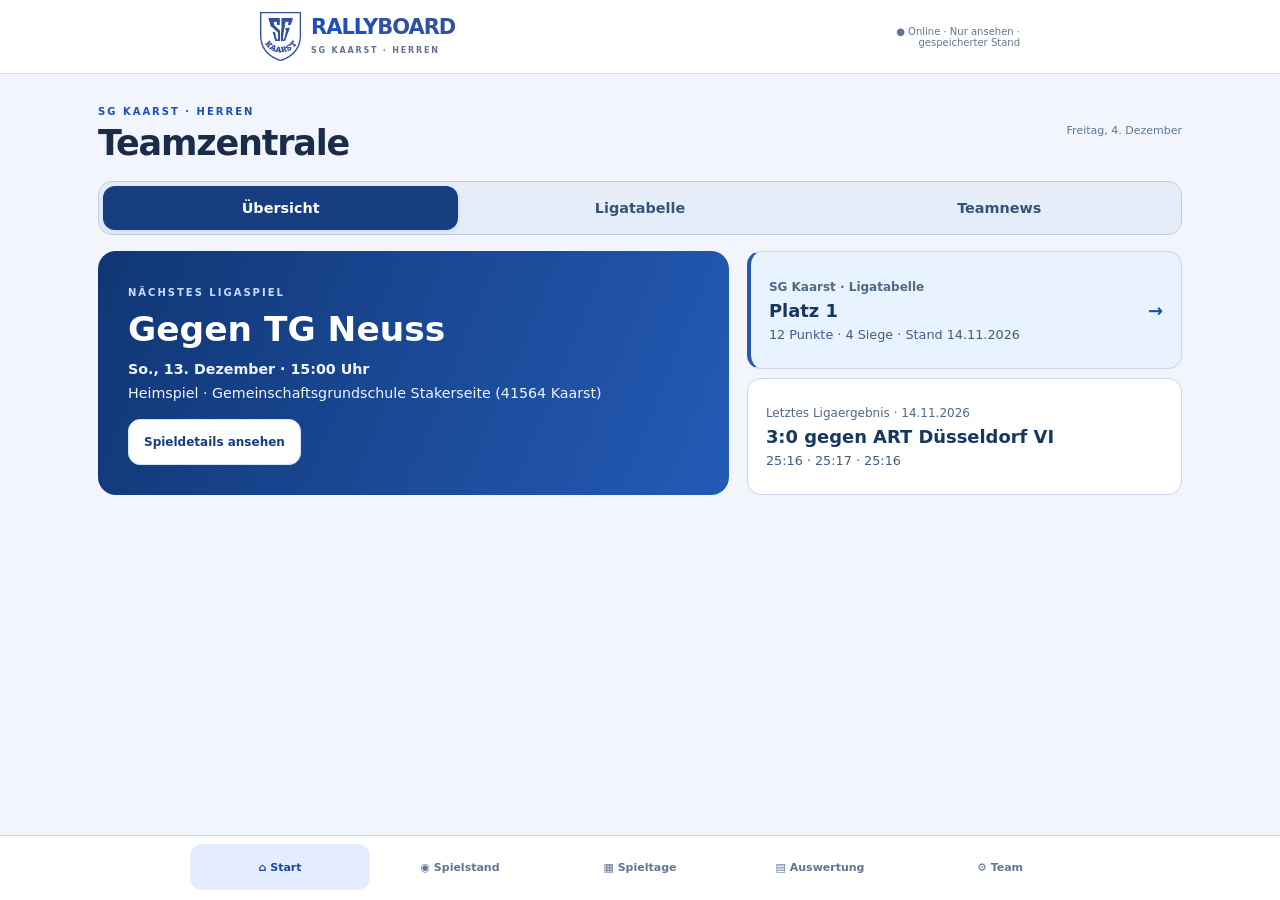
<file: index.html>
<!doctype html><html lang="de"><head><meta charset="UTF-8"><meta name="viewport" content="width=device-width,initial-scale=1,viewport-fit=cover"><meta name="theme-color" content="#1d50b8"><meta name="apple-mobile-web-app-capable" content="yes"><meta name="apple-mobile-web-app-title" content="RallyBoard"><title>RallyBoard · SG Kaarst</title><link rel="manifest" href="./manifest.webmanifest"><link rel="icon" href="./icon.svg"><link rel="apple-touch-icon" href="./club-logo.png"><link rel="stylesheet" href="./style.css?v=19"><link rel="stylesheet" href="./matchday.css?v=19"></head><body><header><a class="brand" href="./"><img src="./club-logo.png" alt="SG Kaarst"><span class="brand-word">RALLY<span>BOARD</span><small>SG KAARST · HERREN</small></span></a><span id="status" role="status">Speicher wird geöffnet …</span></header><main id="app"></main><nav id="nav" aria-label="Hauptnavigation"></nav><div id="toast" role="status" aria-live="polite"></div><dialog id="sheet"></dialog><dialog id="field-overlay" aria-label="Feldtracking"></dialog><script type="module" src="./app.mjs?v=20"></script></body></html>
</file>
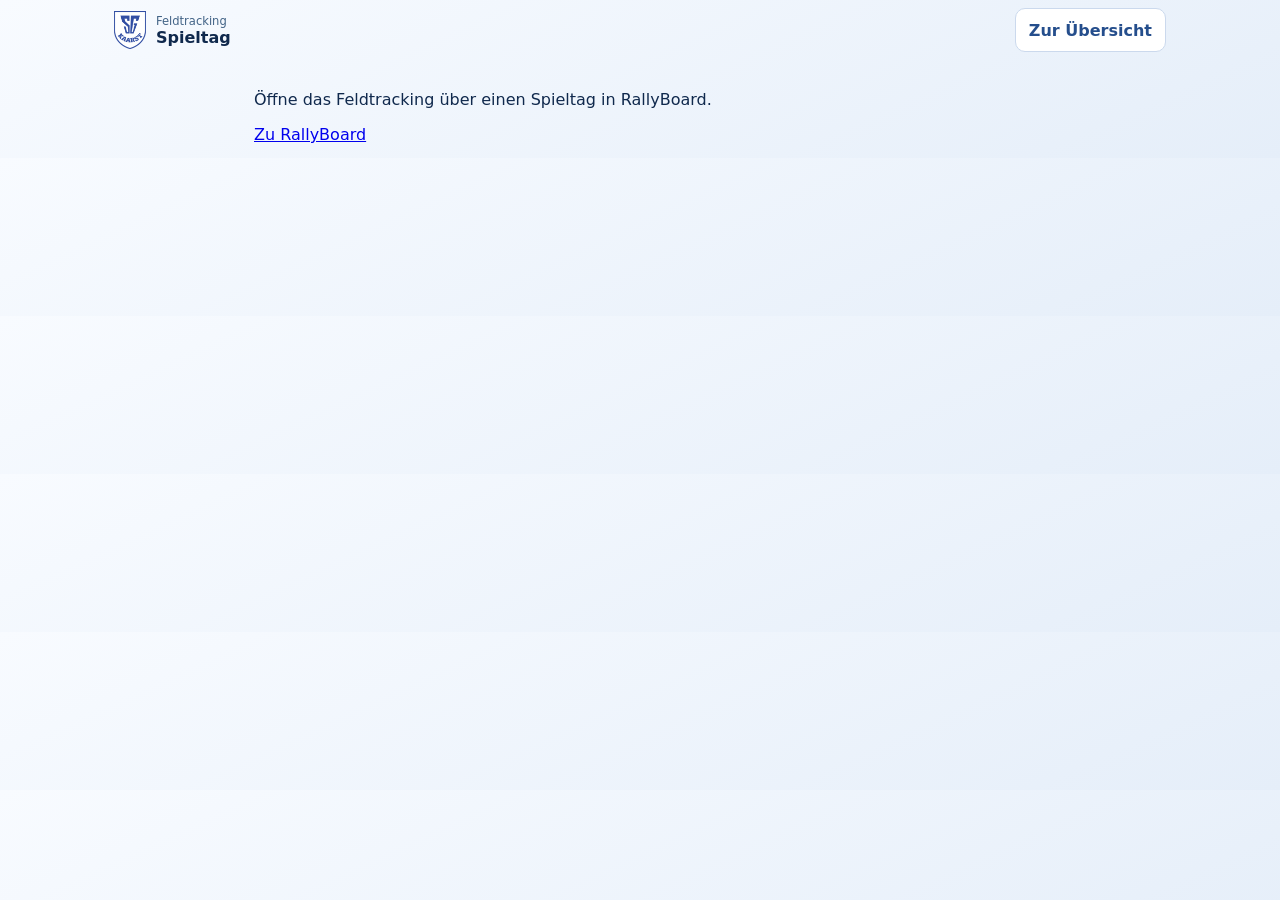
<file: field.html>
<!doctype html>
<html lang="de" data-field="live"><head><meta charset="utf-8"><meta name="viewport" content="width=device-width, initial-scale=1, viewport-fit=cover"><title>Feldtracking · SG Kaarst</title><link rel="stylesheet" href="./rally.css?v=rally8"><link rel="stylesheet" href="./field.css?v=19"></head>
<body><header class="lab-header"><img src="./club-logo.png" alt="SG Kaarst"><div><small>Feldtracking</small><strong id="field-opponent">Spieltag</strong></div><button id="field-close" type="button">Zur Übersicht</button></header><main id="lab-app"></main><dialog id="lab-dialog"></dialog><div id="lab-notice" role="status" aria-live="polite"></div><script type="module" src="./rally-lab.mjs?v=20"></script></body></html>
</file>
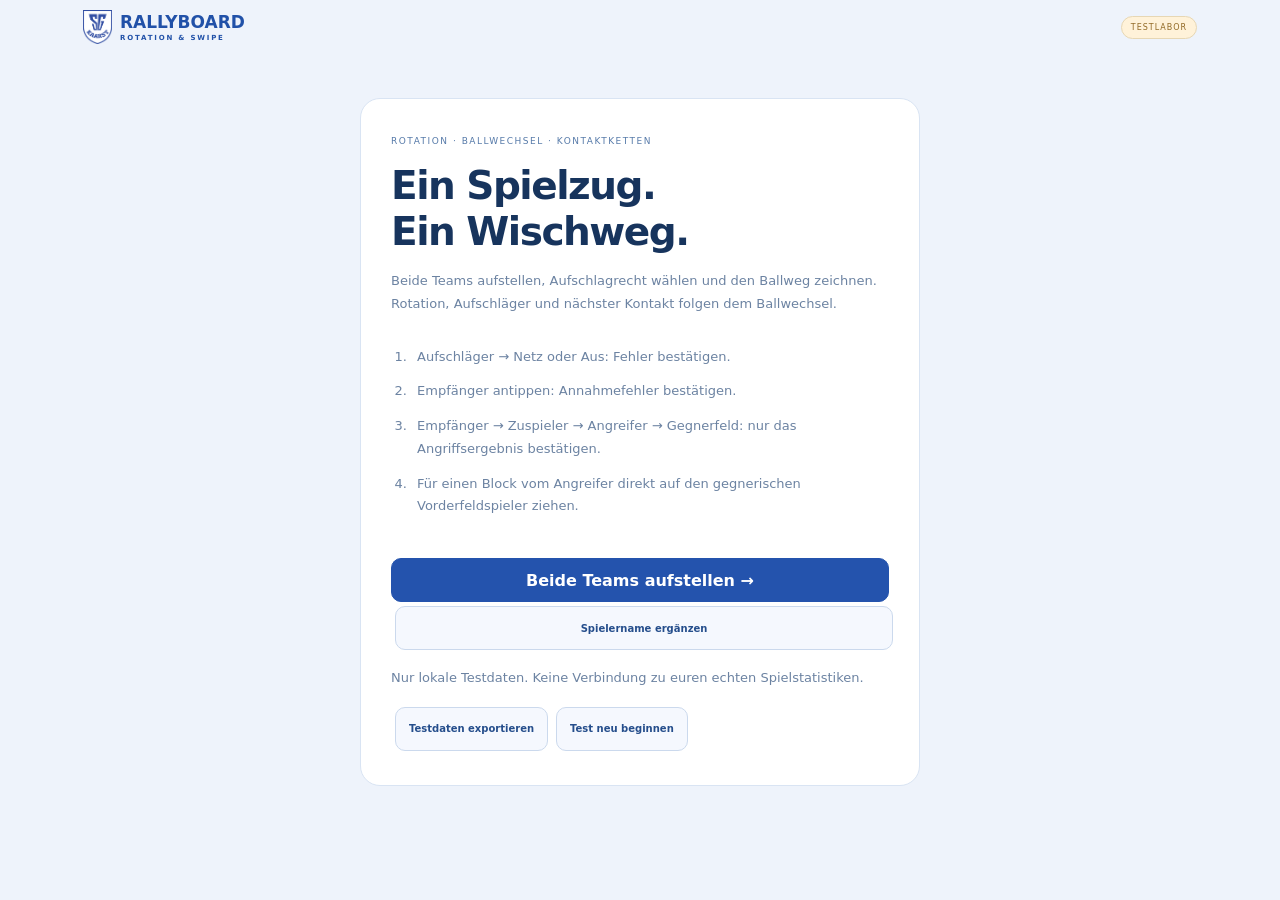
<file: lab.html>
<!doctype html>
<html lang="de">
<head>
  <meta charset="UTF-8">
  <meta name="viewport" content="width=device-width,initial-scale=1,viewport-fit=cover">
  <meta name="theme-color" content="#153a81">
  <title>RallyBoard · Rotation & Swipe Test</title>
  <link rel="icon" href="./icon.svg">
  <link rel="stylesheet" href="./rally.css?v=rally8">
</head>
<body>
  <header class="lab-header"><a class="lab-brand" href="./lab.html"><img src="./club-logo.png" alt="SG Kaarst"><span>RALLYBOARD<small>ROTATION & SWIPE</small></span></a><span class="lab-badge">TESTLABOR</span></header>
  <main id="lab-app"></main>
  <dialog id="lab-dialog"></dialog>
  <div id="lab-notice" role="status" aria-live="polite"></div>
  <script type="module" src="./rally-lab.mjs?v=rally8"></script>
</body>
</html>
</file>
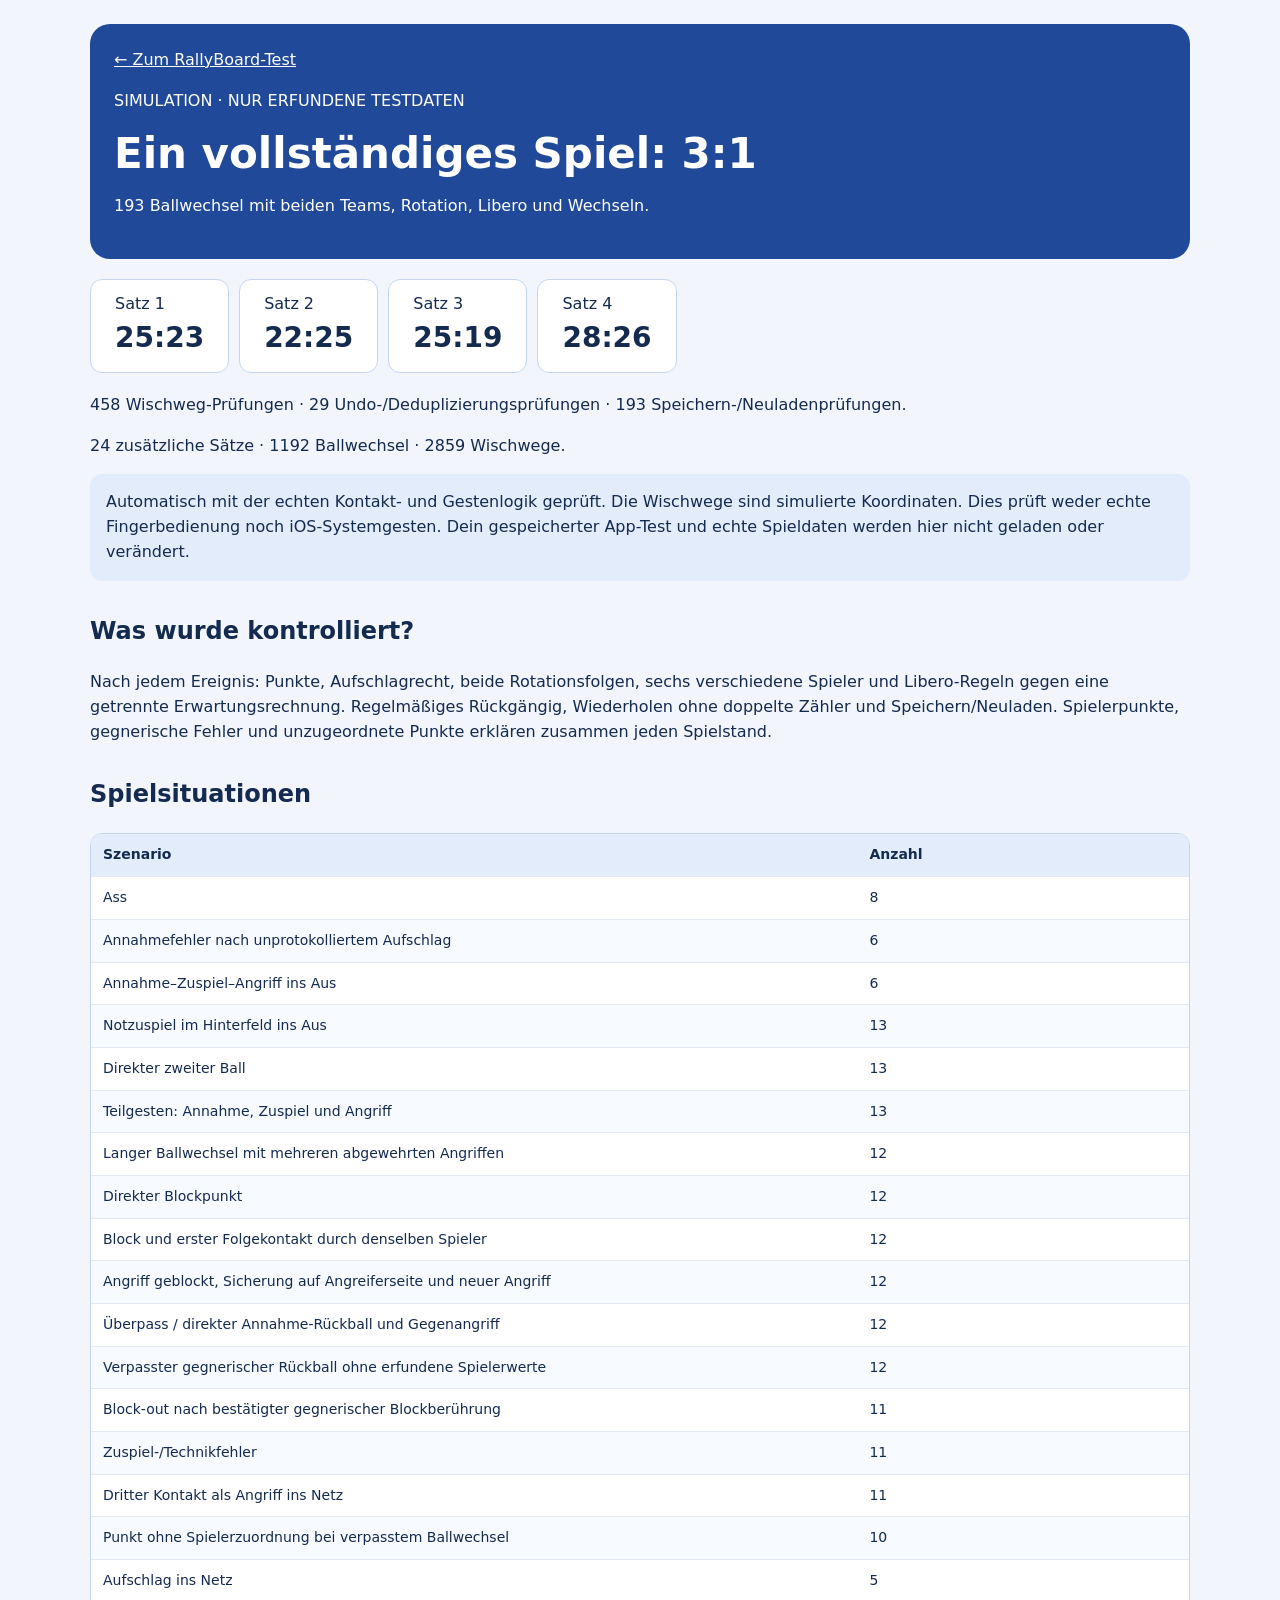
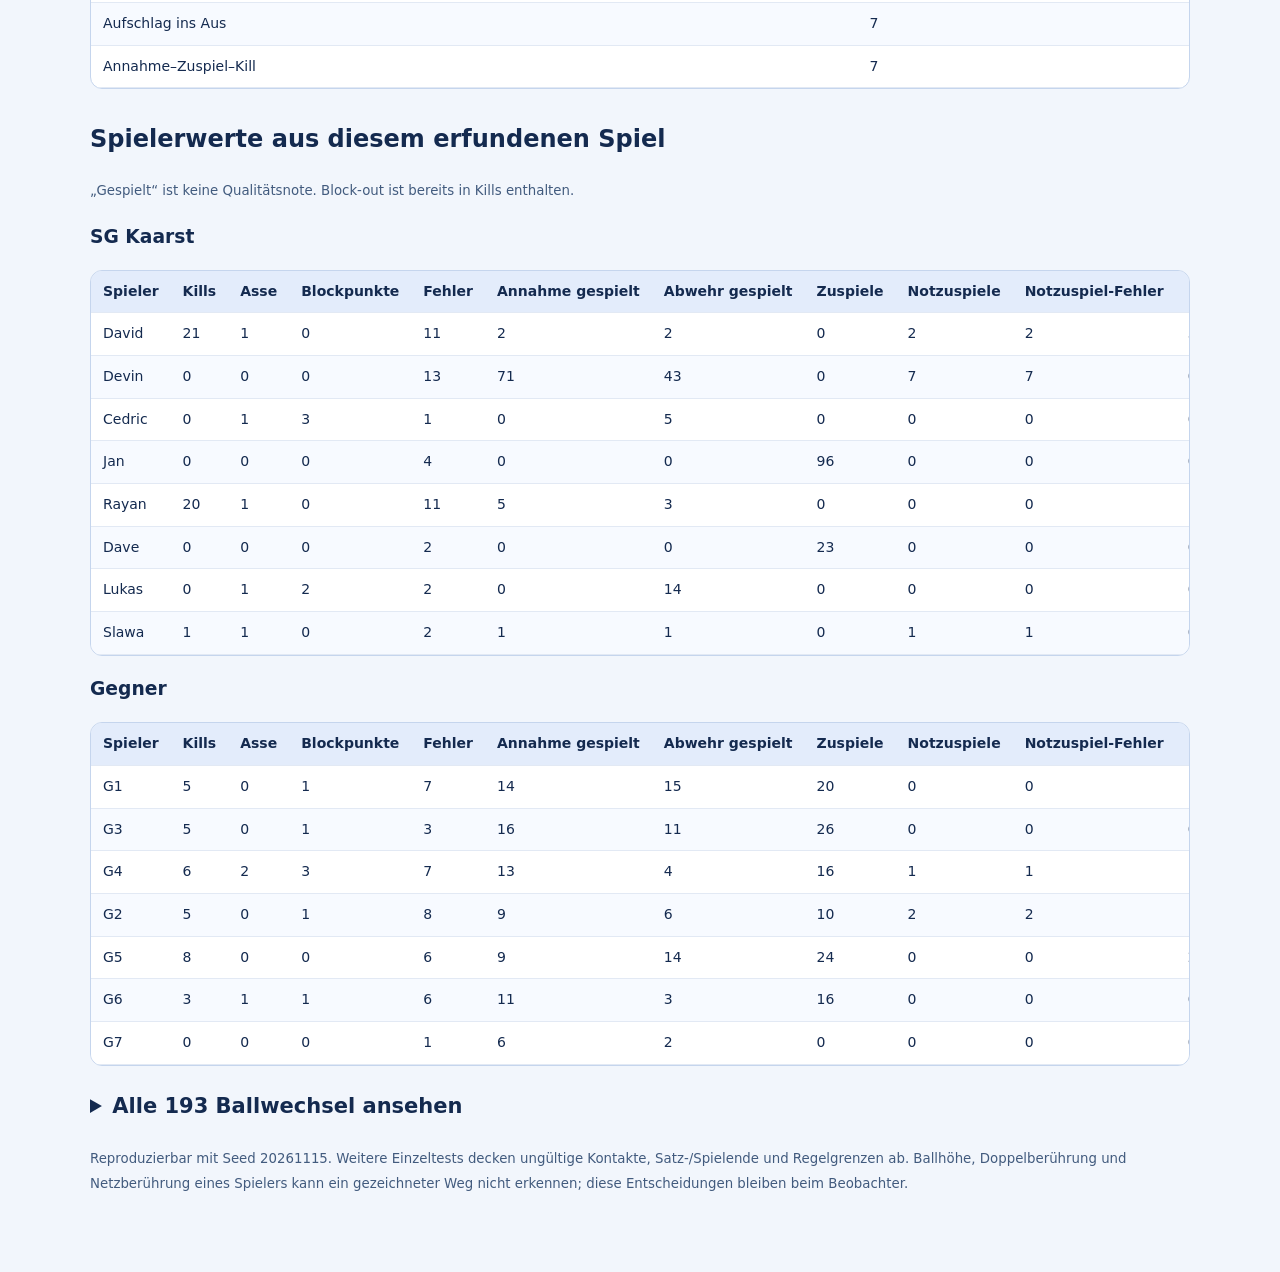
<file: reports/volleyball-simulation.html>
<!doctype html><html lang="de"><meta charset="utf-8"><meta name="viewport" content="width=device-width,initial-scale=1"><title>RallyBoard · Simuliertes Testspiel</title><style>body{margin:0;background:#f2f6fc;color:#142a4f;font:16px/1.55 system-ui,sans-serif}main{max-width:1100px;margin:auto;padding:24px 18px 60px}header{background:#204a99;color:white;padding:24px;border-radius:20px}h1{font-size:clamp(26px,5vw,42px);line-height:1.15;margin:12px 0}h2{margin-top:32px}a{color:inherit}.sets{display:flex;gap:10px;flex-wrap:wrap;margin:20px 0}.sets div{background:white;border:1px solid #c5d5ed;border-radius:12px;padding:12px 24px}.sets b{display:block;font-size:28px}section{margin:24px 0}.table-wrap{overflow:auto;background:white;border:1px solid #c5d5ed;border-radius:12px}table{border-collapse:collapse;min-width:100%;font-size:14px}th,td{text-align:left;padding:10px 12px;border-bottom:1px solid #e2e9f4;white-space:nowrap}th{background:#e3ecfb}td:last-child{white-space:normal;min-width:180px}tbody tr:nth-child(even){background:#f7faff}small{color:#425b7e}.note{background:#e3ecfb;padding:16px;border-radius:12px}summary{cursor:pointer;font-size:21px;font-weight:700}</style><main><header><a href="./index.html">← Zum RallyBoard-Test</a><p>SIMULATION · NUR ERFUNDENE TESTDATEN</p><h1>Ein vollständiges Spiel: 3:1</h1><p>193 Ballwechsel mit beiden Teams, Rotation, Libero und Wechseln.</p></header><div class="sets"><div>Satz 1<b>25:23</b></div><div>Satz 2<b>22:25</b></div><div>Satz 3<b>25:19</b></div><div>Satz 4<b>28:26</b></div></div><p>458 Wischweg-Prüfungen · 29 Undo-/Deduplizierungsprüfungen · 193 Speichern-/Neuladenprüfungen.</p><p>24 zusätzliche Sätze · 1192 Ballwechsel · 2859 Wischwege.</p><p class="note">Automatisch mit der echten Kontakt- und Gestenlogik geprüft. Die Wischwege sind simulierte Koordinaten. Dies prüft weder echte Fingerbedienung noch iOS-Systemgesten. Dein gespeicherter App-Test und echte Spieldaten werden hier nicht geladen oder verändert.</p><h2>Was wurde kontrolliert?</h2><p>Nach jedem Ereignis: Punkte, Aufschlagrecht, beide Rotationsfolgen, sechs verschiedene Spieler und Libero-Regeln gegen eine getrennte Erwartungsrechnung. Regelmäßiges Rückgängig, Wiederholen ohne doppelte Zähler und Speichern/Neuladen. Spielerpunkte, gegnerische Fehler und unzugeordnete Punkte erklären zusammen jeden Spielstand.</p><h2>Spielsituationen</h2><div class="table-wrap"><table><thead><tr><th>Szenario</th><th>Anzahl</th></tr></thead><tbody><tr><td>Ass</td><td>8</td></tr><tr><td>Annahmefehler nach unprotokolliertem Aufschlag</td><td>6</td></tr><tr><td>Annahme–Zuspiel–Angriff ins Aus</td><td>6</td></tr><tr><td>Notzuspiel im Hinterfeld ins Aus</td><td>13</td></tr><tr><td>Direkter zweiter Ball</td><td>13</td></tr><tr><td>Teilgesten: Annahme, Zuspiel und Angriff</td><td>13</td></tr><tr><td>Langer Ballwechsel mit mehreren abgewehrten Angriffen</td><td>12</td></tr><tr><td>Direkter Blockpunkt</td><td>12</td></tr><tr><td>Block und erster Folgekontakt durch denselben Spieler</td><td>12</td></tr><tr><td>Angriff geblockt, Sicherung auf Angreiferseite und neuer Angriff</td><td>12</td></tr><tr><td>Überpass / direkter Annahme-Rückball und Gegenangriff</td><td>12</td></tr><tr><td>Verpasster gegnerischer Rückball ohne erfundene Spielerwerte</td><td>12</td></tr><tr><td>Block-out nach bestätigter gegnerischer Blockberührung</td><td>11</td></tr><tr><td>Zuspiel-/Technikfehler</td><td>11</td></tr><tr><td>Dritter Kontakt als Angriff ins Netz</td><td>11</td></tr><tr><td>Punkt ohne Spielerzuordnung bei verpasstem Ballwechsel</td><td>10</td></tr><tr><td>Aufschlag ins Netz</td><td>5</td></tr><tr><td>Aufschlag ins Aus</td><td>7</td></tr><tr><td>Annahme–Zuspiel–Kill</td><td>7</td></tr></tbody></table></div><h2>Spielerwerte aus diesem erfundenen Spiel</h2><p><small>„Gespielt“ ist keine Qualitätsnote. Block-out ist bereits in Kills enthalten.</small></p><h3>SG Kaarst</h3><div class="table-wrap"><table><thead><tr><th>Spieler</th><th>Kills</th><th>Asse</th><th>Blockpunkte</th><th>Fehler</th><th>Annahme gespielt</th><th>Abwehr gespielt</th><th>Zuspiele</th><th>Notzuspiele</th><th>Notzuspiel-Fehler</th><th>Davon Block-out</th></tr></thead><tbody><tr><td>David</td><td>21</td><td>1</td><td>0</td><td>11</td><td>2</td><td>2</td><td>0</td><td>2</td><td>2</td><td>5</td></tr><tr><td>Devin</td><td>0</td><td>0</td><td>0</td><td>13</td><td>71</td><td>43</td><td>0</td><td>7</td><td>7</td><td>0</td></tr><tr><td>Cedric</td><td>0</td><td>1</td><td>3</td><td>1</td><td>0</td><td>5</td><td>0</td><td>0</td><td>0</td><td>0</td></tr><tr><td>Jan</td><td>0</td><td>0</td><td>0</td><td>4</td><td>0</td><td>0</td><td>96</td><td>0</td><td>0</td><td>0</td></tr><tr><td>Rayan</td><td>20</td><td>1</td><td>0</td><td>11</td><td>5</td><td>3</td><td>0</td><td>0</td><td>0</td><td>1</td></tr><tr><td>Dave</td><td>0</td><td>0</td><td>0</td><td>2</td><td>0</td><td>0</td><td>23</td><td>0</td><td>0</td><td>0</td></tr><tr><td>Lukas</td><td>0</td><td>1</td><td>2</td><td>2</td><td>0</td><td>14</td><td>0</td><td>0</td><td>0</td><td>0</td></tr><tr><td>Slawa</td><td>1</td><td>1</td><td>0</td><td>2</td><td>1</td><td>1</td><td>0</td><td>1</td><td>1</td><td>0</td></tr></tbody></table></div><h3>Gegner</h3><div class="table-wrap"><table><thead><tr><th>Spieler</th><th>Kills</th><th>Asse</th><th>Blockpunkte</th><th>Fehler</th><th>Annahme gespielt</th><th>Abwehr gespielt</th><th>Zuspiele</th><th>Notzuspiele</th><th>Notzuspiel-Fehler</th><th>Davon Block-out</th></tr></thead><tbody><tr><td>G1</td><td>5</td><td>0</td><td>1</td><td>7</td><td>14</td><td>15</td><td>20</td><td>0</td><td>0</td><td>1</td></tr><tr><td>G3</td><td>5</td><td>0</td><td>1</td><td>3</td><td>16</td><td>11</td><td>26</td><td>0</td><td>0</td><td>0</td></tr><tr><td>G4</td><td>6</td><td>2</td><td>3</td><td>7</td><td>13</td><td>4</td><td>16</td><td>1</td><td>1</td><td>1</td></tr><tr><td>G2</td><td>5</td><td>0</td><td>1</td><td>8</td><td>9</td><td>6</td><td>10</td><td>2</td><td>2</td><td>1</td></tr><tr><td>G5</td><td>8</td><td>0</td><td>0</td><td>6</td><td>9</td><td>14</td><td>24</td><td>0</td><td>0</td><td>2</td></tr><tr><td>G6</td><td>3</td><td>1</td><td>1</td><td>6</td><td>11</td><td>3</td><td>16</td><td>0</td><td>0</td><td>0</td></tr><tr><td>G7</td><td>0</td><td>0</td><td>0</td><td>1</td><td>6</td><td>2</td><td>0</td><td>0</td><td>0</td><td>0</td></tr></tbody></table></div><section><details><summary>Alle 193 Ballwechsel ansehen</summary><div class="table-wrap"><table><thead><tr><th>Satz</th><th>Ballwechsel</th><th>Spielstand</th><th>Punkt für</th><th>Nächster Aufschläger</th><th>Szenario</th></tr></thead><tbody><tr><td>1</td><td>1</td><td>1:0</td><td>SG Kaarst</td><td>David</td><td>Ass</td></tr><tr><td>1</td><td>2</td><td>2:0</td><td>SG Kaarst</td><td>David</td><td>Annahmefehler nach unprotokolliertem Aufschlag</td></tr><tr><td>1</td><td>3</td><td>3:0</td><td>SG Kaarst</td><td>David</td><td>Annahme–Zuspiel–Angriff ins Aus</td></tr><tr><td>1</td><td>4</td><td>3:1</td><td>Gegner</td><td>G2</td><td>Notzuspiel im Hinterfeld ins Aus</td></tr><tr><td>1</td><td>5</td><td>4:1</td><td>SG Kaarst</td><td>Cedric</td><td>Direkter zweiter Ball</td></tr><tr><td>1</td><td>6</td><td>4:2</td><td>Gegner</td><td>G3</td><td>Teilgesten: Annahme, Zuspiel und Angriff</td></tr><tr><td>1</td><td>7</td><td>4:3</td><td>Gegner</td><td>G3</td><td>Langer Ballwechsel mit mehreren abgewehrten Angriffen</td></tr><tr><td>1</td><td>8</td><td>4:4</td><td>Gegner</td><td>G3</td><td>Direkter Blockpunkt</td></tr><tr><td>1</td><td>9</td><td>5:4</td><td>SG Kaarst</td><td>Slawa</td><td>Block und erster Folgekontakt durch denselben Spieler</td></tr><tr><td>1</td><td>10</td><td>6:4</td><td>SG Kaarst</td><td>Slawa</td><td>Angriff geblockt, Sicherung auf Angreiferseite und neuer Angriff</td></tr><tr><td>1</td><td>11</td><td>6:5</td><td>Gegner</td><td>G4</td><td>Überpass / direkter Annahme-Rückball und Gegenangriff</td></tr><tr><td>1</td><td>12</td><td>7:5</td><td>SG Kaarst</td><td>Rayan</td><td>Verpasster gegnerischer Rückball ohne erfundene Spielerwerte</td></tr><tr><td>1</td><td>13</td><td>8:5</td><td>SG Kaarst</td><td>Rayan</td><td>Block-out nach bestätigter gegnerischer Blockberührung</td></tr><tr><td>1</td><td>14</td><td>8:6</td><td>Gegner</td><td>G5</td><td>Zuspiel-/Technikfehler</td></tr><tr><td>1</td><td>15</td><td>9:6</td><td>SG Kaarst</td><td>Lukas</td><td>Dritter Kontakt als Angriff ins Netz</td></tr><tr><td>1</td><td>16</td><td>9:7</td><td>Gegner</td><td>G6</td><td>Punkt ohne Spielerzuordnung bei verpasstem Ballwechsel</td></tr><tr><td>1</td><td>17</td><td>10:7</td><td>SG Kaarst</td><td>Jan</td><td>Aufschlag ins Netz</td></tr><tr><td>1</td><td>18</td><td>11:7</td><td>SG Kaarst</td><td>Jan</td><td>Annahmefehler nach unprotokolliertem Aufschlag</td></tr><tr><td>1</td><td>19</td><td>12:7</td><td>SG Kaarst</td><td>Jan</td><td>Annahme–Zuspiel–Angriff ins Aus</td></tr><tr><td>1</td><td>20</td><td>12:8</td><td>Gegner</td><td>G1</td><td>Notzuspiel im Hinterfeld ins Aus</td></tr><tr><td>1</td><td>21</td><td>12:9</td><td>Gegner</td><td>G1</td><td>Direkter zweiter Ball</td></tr><tr><td>1</td><td>22</td><td>12:10</td><td>Gegner</td><td>G1</td><td>Teilgesten: Annahme, Zuspiel und Angriff</td></tr><tr><td>1</td><td>23</td><td>13:10</td><td>SG Kaarst</td><td>David</td><td>Langer Ballwechsel mit mehreren abgewehrten Angriffen</td></tr><tr><td>1</td><td>24</td><td>14:10</td><td>SG Kaarst</td><td>David</td><td>Direkter Blockpunkt</td></tr><tr><td>1</td><td>25</td><td>14:11</td><td>Gegner</td><td>G2</td><td>Block und erster Folgekontakt durch denselben Spieler</td></tr><tr><td>1</td><td>26</td><td>15:11</td><td>SG Kaarst</td><td>Cedric</td><td>Angriff geblockt, Sicherung auf Angreiferseite und neuer Angriff</td></tr><tr><td>1</td><td>27</td><td>16:11</td><td>SG Kaarst</td><td>Cedric</td><td>Überpass / direkter Annahme-Rückball und Gegenangriff</td></tr><tr><td>1</td><td>28</td><td>16:12</td><td>Gegner</td><td>G3</td><td>Verpasster gegnerischer Rückball ohne erfundene Spielerwerte</td></tr><tr><td>1</td><td>29</td><td>17:12</td><td>SG Kaarst</td><td>Slawa</td><td>Block-out nach bestätigter gegnerischer Blockberührung</td></tr><tr><td>1</td><td>30</td><td>18:12</td><td>SG Kaarst</td><td>Slawa</td><td>Zuspiel-/Technikfehler</td></tr><tr><td>1</td><td>31</td><td>18:13</td><td>Gegner</td><td>G4</td><td>Dritter Kontakt als Angriff ins Netz</td></tr><tr><td>1</td><td>32</td><td>18:14</td><td>Gegner</td><td>G4</td><td>Punkt ohne Spielerzuordnung bei verpasstem Ballwechsel</td></tr><tr><td>1</td><td>33</td><td>18:15</td><td>Gegner</td><td>G4</td><td>Ass</td></tr><tr><td>1</td><td>34</td><td>19:15</td><td>SG Kaarst</td><td>Rayan</td><td>Aufschlag ins Aus</td></tr><tr><td>1</td><td>35</td><td>19:16</td><td>Gegner</td><td>G5</td><td>Annahme–Zuspiel–Kill</td></tr><tr><td>1</td><td>36</td><td>19:17</td><td>Gegner</td><td>G5</td><td>Notzuspiel im Hinterfeld ins Aus</td></tr><tr><td>1</td><td>37</td><td>19:18</td><td>Gegner</td><td>G5</td><td>Direkter zweiter Ball</td></tr><tr><td>1</td><td>38</td><td>20:18</td><td>SG Kaarst</td><td>Lukas</td><td>Teilgesten: Annahme, Zuspiel und Angriff</td></tr><tr><td>1</td><td>39</td><td>21:18</td><td>SG Kaarst</td><td>Lukas</td><td>Langer Ballwechsel mit mehreren abgewehrten Angriffen</td></tr><tr><td>1</td><td>40</td><td>21:19</td><td>Gegner</td><td>G6</td><td>Direkter Blockpunkt</td></tr><tr><td>1</td><td>41</td><td>21:20</td><td>Gegner</td><td>G6</td><td>Block und erster Folgekontakt durch denselben Spieler</td></tr><tr><td>1</td><td>42</td><td>22:20</td><td>SG Kaarst</td><td>Jan</td><td>Angriff geblockt, Sicherung auf Angreiferseite und neuer Angriff</td></tr><tr><td>1</td><td>43</td><td>22:21</td><td>Gegner</td><td>G1</td><td>Überpass / direkter Annahme-Rückball und Gegenangriff</td></tr><tr><td>1</td><td>44</td><td>22:22</td><td>Gegner</td><td>G1</td><td>Verpasster gegnerischer Rückball ohne erfundene Spielerwerte</td></tr><tr><td>1</td><td>45</td><td>23:22</td><td>SG Kaarst</td><td>David</td><td>Block-out nach bestätigter gegnerischer Blockberührung</td></tr><tr><td>1</td><td>46</td><td>23:23</td><td>Gegner</td><td>G2</td><td>Zuspiel-/Technikfehler</td></tr><tr><td>1</td><td>47</td><td>24:23</td><td>SG Kaarst</td><td>Cedric</td><td>Dritter Kontakt als Angriff ins Netz</td></tr><tr><td>1</td><td>48</td><td>25:23</td><td>SG Kaarst</td><td>Cedric</td><td>Punkt ohne Spielerzuordnung bei verpasstem Ballwechsel</td></tr><tr><td>2</td><td>1</td><td>1:0</td><td>SG Kaarst</td><td>Slawa</td><td>Aufschlag ins Netz</td></tr><tr><td>2</td><td>2</td><td>2:0</td><td>SG Kaarst</td><td>Slawa</td><td>Annahmefehler nach unprotokolliertem Aufschlag</td></tr><tr><td>2</td><td>3</td><td>3:0</td><td>SG Kaarst</td><td>Slawa</td><td>Annahme–Zuspiel–Angriff ins Aus</td></tr><tr><td>2</td><td>4</td><td>3:1</td><td>Gegner</td><td>G4</td><td>Notzuspiel im Hinterfeld ins Aus</td></tr><tr><td>2</td><td>5</td><td>4:1</td><td>SG Kaarst</td><td>Rayan</td><td>Direkter zweiter Ball</td></tr><tr><td>2</td><td>6</td><td>4:2</td><td>Gegner</td><td>G5</td><td>Teilgesten: Annahme, Zuspiel und Angriff</td></tr><tr><td>2</td><td>7</td><td>4:3</td><td>Gegner</td><td>G5</td><td>Langer Ballwechsel mit mehreren abgewehrten Angriffen</td></tr><tr><td>2</td><td>8</td><td>5:3</td><td>SG Kaarst</td><td>Lukas</td><td>Direkter Blockpunkt</td></tr><tr><td>2</td><td>9</td><td>5:4</td><td>Gegner</td><td>G6</td><td>Block und erster Folgekontakt durch denselben Spieler</td></tr><tr><td>2</td><td>10</td><td>6:4</td><td>SG Kaarst</td><td>Dave</td><td>Angriff geblockt, Sicherung auf Angreiferseite und neuer Angriff</td></tr><tr><td>2</td><td>11</td><td>6:5</td><td>Gegner</td><td>G1</td><td>Überpass / direkter Annahme-Rückball und Gegenangriff</td></tr><tr><td>2</td><td>12</td><td>6:6</td><td>Gegner</td><td>G1</td><td>Verpasster gegnerischer Rückball ohne erfundene Spielerwerte</td></tr><tr><td>2</td><td>13</td><td>7:6</td><td>SG Kaarst</td><td>David</td><td>Block-out nach bestätigter gegnerischer Blockberührung</td></tr><tr><td>2</td><td>14</td><td>7:7</td><td>Gegner</td><td>G2</td><td>Zuspiel-/Technikfehler</td></tr><tr><td>2</td><td>15</td><td>7:8</td><td>Gegner</td><td>G2</td><td>Dritter Kontakt als Angriff ins Netz</td></tr><tr><td>2</td><td>16</td><td>8:8</td><td>SG Kaarst</td><td>Cedric</td><td>Punkt ohne Spielerzuordnung bei verpasstem Ballwechsel</td></tr><tr><td>2</td><td>17</td><td>9:8</td><td>SG Kaarst</td><td>Cedric</td><td>Ass</td></tr><tr><td>2</td><td>18</td><td>9:9</td><td>Gegner</td><td>G3</td><td>Aufschlag ins Aus</td></tr><tr><td>2</td><td>19</td><td>9:10</td><td>Gegner</td><td>G3</td><td>Annahme–Zuspiel–Angriff ins Aus</td></tr><tr><td>2</td><td>20</td><td>9:11</td><td>Gegner</td><td>G3</td><td>Notzuspiel im Hinterfeld ins Aus</td></tr><tr><td>2</td><td>21</td><td>10:11</td><td>SG Kaarst</td><td>Slawa</td><td>Direkter zweiter Ball</td></tr><tr><td>2</td><td>22</td><td>11:11</td><td>SG Kaarst</td><td>Slawa</td><td>Teilgesten: Annahme, Zuspiel und Angriff</td></tr><tr><td>2</td><td>23</td><td>12:11</td><td>SG Kaarst</td><td>Slawa</td><td>Langer Ballwechsel mit mehreren abgewehrten Angriffen</td></tr><tr><td>2</td><td>24</td><td>12:12</td><td>Gegner</td><td>G4</td><td>Direkter Blockpunkt</td></tr><tr><td>2</td><td>25</td><td>13:12</td><td>SG Kaarst</td><td>Rayan</td><td>Block und erster Folgekontakt durch denselben Spieler</td></tr><tr><td>2</td><td>26</td><td>14:12</td><td>SG Kaarst</td><td>Rayan</td><td>Angriff geblockt, Sicherung auf Angreiferseite und neuer Angriff</td></tr><tr><td>2</td><td>27</td><td>14:13</td><td>Gegner</td><td>G5</td><td>Überpass / direkter Annahme-Rückball und Gegenangriff</td></tr><tr><td>2</td><td>28</td><td>14:14</td><td>Gegner</td><td>G5</td><td>Verpasster gegnerischer Rückball ohne erfundene Spielerwerte</td></tr><tr><td>2</td><td>29</td><td>14:15</td><td>Gegner</td><td>G5</td><td>Block-out nach bestätigter gegnerischer Blockberührung</td></tr><tr><td>2</td><td>30</td><td>15:15</td><td>SG Kaarst</td><td>Lukas</td><td>Zuspiel-/Technikfehler</td></tr><tr><td>2</td><td>31</td><td>16:15</td><td>SG Kaarst</td><td>Lukas</td><td>Dritter Kontakt als Angriff ins Netz</td></tr><tr><td>2</td><td>32</td><td>16:16</td><td>Gegner</td><td>G6</td><td>Punkt ohne Spielerzuordnung bei verpasstem Ballwechsel</td></tr><tr><td>2</td><td>33</td><td>16:17</td><td>Gegner</td><td>G6</td><td>Ass</td></tr><tr><td>2</td><td>34</td><td>16:18</td><td>Gegner</td><td>G6</td><td>Annahmefehler nach unprotokolliertem Aufschlag</td></tr><tr><td>2</td><td>35</td><td>17:18</td><td>SG Kaarst</td><td>Jan</td><td>Annahme–Zuspiel–Kill</td></tr><tr><td>2</td><td>36</td><td>18:18</td><td>SG Kaarst</td><td>Jan</td><td>Notzuspiel im Hinterfeld ins Aus</td></tr><tr><td>2</td><td>37</td><td>18:19</td><td>Gegner</td><td>G1</td><td>Direkter zweiter Ball</td></tr><tr><td>2</td><td>38</td><td>18:20</td><td>Gegner</td><td>G1</td><td>Teilgesten: Annahme, Zuspiel und Angriff</td></tr><tr><td>2</td><td>39</td><td>18:21</td><td>Gegner</td><td>G1</td><td>Langer Ballwechsel mit mehreren abgewehrten Angriffen</td></tr><tr><td>2</td><td>40</td><td>19:21</td><td>SG Kaarst</td><td>David</td><td>Direkter Blockpunkt</td></tr><tr><td>2</td><td>41</td><td>20:21</td><td>SG Kaarst</td><td>David</td><td>Block und erster Folgekontakt durch denselben Spieler</td></tr><tr><td>2</td><td>42</td><td>21:21</td><td>SG Kaarst</td><td>David</td><td>Angriff geblockt, Sicherung auf Angreiferseite und neuer Angriff</td></tr><tr><td>2</td><td>43</td><td>21:22</td><td>Gegner</td><td>G2</td><td>Überpass / direkter Annahme-Rückball und Gegenangriff</td></tr><tr><td>2</td><td>44</td><td>22:22</td><td>SG Kaarst</td><td>Cedric</td><td>Verpasster gegnerischer Rückball ohne erfundene Spielerwerte</td></tr><tr><td>2</td><td>45</td><td>22:23</td><td>Gegner</td><td>G3</td><td>Block-out nach bestätigter gegnerischer Blockberührung</td></tr><tr><td>2</td><td>46</td><td>22:24</td><td>Gegner</td><td>G3</td><td>Zuspiel-/Technikfehler</td></tr><tr><td>2</td><td>47</td><td>22:25</td><td>Gegner</td><td>G3</td><td>Dritter Kontakt als Angriff ins Netz</td></tr><tr><td>3</td><td>1</td><td>1:0</td><td>SG Kaarst</td><td>Slawa</td><td>Ass</td></tr><tr><td>3</td><td>2</td><td>1:1</td><td>Gegner</td><td>G6</td><td>Aufschlag ins Aus</td></tr><tr><td>3</td><td>3</td><td>2:1</td><td>SG Kaarst</td><td>Rayan</td><td>Annahme–Zuspiel–Kill</td></tr><tr><td>3</td><td>4</td><td>2:2</td><td>Gegner</td><td>G1</td><td>Notzuspiel im Hinterfeld ins Aus</td></tr><tr><td>3</td><td>5</td><td>3:2</td><td>SG Kaarst</td><td>Lukas</td><td>Direkter zweiter Ball</td></tr><tr><td>3</td><td>6</td><td>4:2</td><td>SG Kaarst</td><td>Lukas</td><td>Teilgesten: Annahme, Zuspiel und Angriff</td></tr><tr><td>3</td><td>7</td><td>4:3</td><td>Gegner</td><td>G2</td><td>Langer Ballwechsel mit mehreren abgewehrten Angriffen</td></tr><tr><td>3</td><td>8</td><td>4:4</td><td>Gegner</td><td>G2</td><td>Direkter Blockpunkt</td></tr><tr><td>3</td><td>9</td><td>5:4</td><td>SG Kaarst</td><td>Dave</td><td>Block und erster Folgekontakt durch denselben Spieler</td></tr><tr><td>3</td><td>10</td><td>6:4</td><td>SG Kaarst</td><td>Dave</td><td>Angriff geblockt, Sicherung auf Angreiferseite und neuer Angriff</td></tr><tr><td>3</td><td>11</td><td>7:4</td><td>SG Kaarst</td><td>Dave</td><td>Überpass / direkter Annahme-Rückball und Gegenangriff</td></tr><tr><td>3</td><td>12</td><td>7:5</td><td>Gegner</td><td>G3</td><td>Verpasster gegnerischer Rückball ohne erfundene Spielerwerte</td></tr><tr><td>3</td><td>13</td><td>8:5</td><td>SG Kaarst</td><td>David</td><td>Block-out nach bestätigter gegnerischer Blockberührung</td></tr><tr><td>3</td><td>14</td><td>9:5</td><td>SG Kaarst</td><td>David</td><td>Zuspiel-/Technikfehler</td></tr><tr><td>3</td><td>15</td><td>10:5</td><td>SG Kaarst</td><td>David</td><td>Dritter Kontakt als Angriff ins Netz</td></tr><tr><td>3</td><td>16</td><td>10:6</td><td>Gegner</td><td>G4</td><td>Punkt ohne Spielerzuordnung bei verpasstem Ballwechsel</td></tr><tr><td>3</td><td>17</td><td>10:7</td><td>Gegner</td><td>G4</td><td>Ass</td></tr><tr><td>3</td><td>18</td><td>10:8</td><td>Gegner</td><td>G4</td><td>Annahmefehler nach unprotokolliertem Aufschlag</td></tr><tr><td>3</td><td>19</td><td>11:8</td><td>SG Kaarst</td><td>Cedric</td><td>Annahme–Zuspiel–Kill</td></tr><tr><td>3</td><td>20</td><td>12:8</td><td>SG Kaarst</td><td>Cedric</td><td>Notzuspiel im Hinterfeld ins Aus</td></tr><tr><td>3</td><td>21</td><td>13:8</td><td>SG Kaarst</td><td>Cedric</td><td>Direkter zweiter Ball</td></tr><tr><td>3</td><td>22</td><td>13:9</td><td>Gegner</td><td>G5</td><td>Teilgesten: Annahme, Zuspiel und Angriff</td></tr><tr><td>3</td><td>23</td><td>14:9</td><td>SG Kaarst</td><td>Slawa</td><td>Langer Ballwechsel mit mehreren abgewehrten Angriffen</td></tr><tr><td>3</td><td>24</td><td>15:9</td><td>SG Kaarst</td><td>Slawa</td><td>Direkter Blockpunkt</td></tr><tr><td>3</td><td>25</td><td>16:9</td><td>SG Kaarst</td><td>Slawa</td><td>Block und erster Folgekontakt durch denselben Spieler</td></tr><tr><td>3</td><td>26</td><td>16:10</td><td>Gegner</td><td>G6</td><td>Angriff geblockt, Sicherung auf Angreiferseite und neuer Angriff</td></tr><tr><td>3</td><td>27</td><td>16:11</td><td>Gegner</td><td>G6</td><td>Überpass / direkter Annahme-Rückball und Gegenangriff</td></tr><tr><td>3</td><td>28</td><td>17:11</td><td>SG Kaarst</td><td>Rayan</td><td>Verpasster gegnerischer Rückball ohne erfundene Spielerwerte</td></tr><tr><td>3</td><td>29</td><td>18:11</td><td>SG Kaarst</td><td>Rayan</td><td>Block-out nach bestätigter gegnerischer Blockberührung</td></tr><tr><td>3</td><td>30</td><td>19:11</td><td>SG Kaarst</td><td>Rayan</td><td>Zuspiel-/Technikfehler</td></tr><tr><td>3</td><td>31</td><td>19:12</td><td>Gegner</td><td>G1</td><td>Dritter Kontakt als Angriff ins Netz</td></tr><tr><td>3</td><td>32</td><td>20:12</td><td>SG Kaarst</td><td>Lukas</td><td>Punkt ohne Spielerzuordnung bei verpasstem Ballwechsel</td></tr><tr><td>3</td><td>33</td><td>21:12</td><td>SG Kaarst</td><td>Lukas</td><td>Ass</td></tr><tr><td>3</td><td>34</td><td>21:13</td><td>Gegner</td><td>G2</td><td>Aufschlag ins Aus</td></tr><tr><td>3</td><td>35</td><td>21:14</td><td>Gegner</td><td>G2</td><td>Annahme–Zuspiel–Angriff ins Aus</td></tr><tr><td>3</td><td>36</td><td>21:15</td><td>Gegner</td><td>G2</td><td>Notzuspiel im Hinterfeld ins Aus</td></tr><tr><td>3</td><td>37</td><td>22:15</td><td>SG Kaarst</td><td>Jan</td><td>Direkter zweiter Ball</td></tr><tr><td>3</td><td>38</td><td>22:16</td><td>Gegner</td><td>G3</td><td>Teilgesten: Annahme, Zuspiel und Angriff</td></tr><tr><td>3</td><td>39</td><td>22:17</td><td>Gegner</td><td>G3</td><td>Langer Ballwechsel mit mehreren abgewehrten Angriffen</td></tr><tr><td>3</td><td>40</td><td>23:17</td><td>SG Kaarst</td><td>David</td><td>Direkter Blockpunkt</td></tr><tr><td>3</td><td>41</td><td>23:18</td><td>Gegner</td><td>G4</td><td>Block und erster Folgekontakt durch denselben Spieler</td></tr><tr><td>3</td><td>42</td><td>23:19</td><td>Gegner</td><td>G4</td><td>Angriff geblockt, Sicherung auf Angreiferseite und neuer Angriff</td></tr><tr><td>3</td><td>43</td><td>24:19</td><td>SG Kaarst</td><td>Cedric</td><td>Überpass / direkter Annahme-Rückball und Gegenangriff</td></tr><tr><td>3</td><td>44</td><td>25:19</td><td>SG Kaarst</td><td>Cedric</td><td>Verpasster gegnerischer Rückball ohne erfundene Spielerwerte</td></tr><tr><td>4</td><td>1</td><td>1:0</td><td>SG Kaarst</td><td>Lukas</td><td>Aufschlag ins Netz</td></tr><tr><td>4</td><td>2</td><td>1:1</td><td>Gegner</td><td>G2</td><td>Aufschlag ins Aus</td></tr><tr><td>4</td><td>3</td><td>2:1</td><td>SG Kaarst</td><td>Jan</td><td>Annahme–Zuspiel–Kill</td></tr><tr><td>4</td><td>4</td><td>2:2</td><td>Gegner</td><td>G3</td><td>Notzuspiel im Hinterfeld ins Aus</td></tr><tr><td>4</td><td>5</td><td>3:2</td><td>SG Kaarst</td><td>David</td><td>Direkter zweiter Ball</td></tr><tr><td>4</td><td>6</td><td>4:2</td><td>SG Kaarst</td><td>David</td><td>Teilgesten: Annahme, Zuspiel und Angriff</td></tr><tr><td>4</td><td>7</td><td>5:2</td><td>SG Kaarst</td><td>David</td><td>Langer Ballwechsel mit mehreren abgewehrten Angriffen</td></tr><tr><td>4</td><td>8</td><td>5:3</td><td>Gegner</td><td>G4</td><td>Direkter Blockpunkt</td></tr><tr><td>4</td><td>9</td><td>5:4</td><td>Gegner</td><td>G4</td><td>Block und erster Folgekontakt durch denselben Spieler</td></tr><tr><td>4</td><td>10</td><td>5:5</td><td>Gegner</td><td>G4</td><td>Angriff geblockt, Sicherung auf Angreiferseite und neuer Angriff</td></tr><tr><td>4</td><td>11</td><td>6:5</td><td>SG Kaarst</td><td>Cedric</td><td>Überpass / direkter Annahme-Rückball und Gegenangriff</td></tr><tr><td>4</td><td>12</td><td>7:5</td><td>SG Kaarst</td><td>Cedric</td><td>Verpasster gegnerischer Rückball ohne erfundene Spielerwerte</td></tr><tr><td>4</td><td>13</td><td>7:6</td><td>Gegner</td><td>G5</td><td>Block-out nach bestätigter gegnerischer Blockberührung</td></tr><tr><td>4</td><td>14</td><td>8:6</td><td>SG Kaarst</td><td>Slawa</td><td>Zuspiel-/Technikfehler</td></tr><tr><td>4</td><td>15</td><td>8:7</td><td>Gegner</td><td>G6</td><td>Dritter Kontakt als Angriff ins Netz</td></tr><tr><td>4</td><td>16</td><td>9:7</td><td>SG Kaarst</td><td>Rayan</td><td>Punkt ohne Spielerzuordnung bei verpasstem Ballwechsel</td></tr><tr><td>4</td><td>17</td><td>10:7</td><td>SG Kaarst</td><td>Rayan</td><td>Ass</td></tr><tr><td>4</td><td>18</td><td>10:8</td><td>Gegner</td><td>G1</td><td>Aufschlag ins Aus</td></tr><tr><td>4</td><td>19</td><td>10:9</td><td>Gegner</td><td>G1</td><td>Annahme–Zuspiel–Angriff ins Aus</td></tr><tr><td>4</td><td>20</td><td>10:10</td><td>Gegner</td><td>G1</td><td>Notzuspiel im Hinterfeld ins Aus</td></tr><tr><td>4</td><td>21</td><td>11:10</td><td>SG Kaarst</td><td>Lukas</td><td>Direkter zweiter Ball</td></tr><tr><td>4</td><td>22</td><td>12:10</td><td>SG Kaarst</td><td>Lukas</td><td>Teilgesten: Annahme, Zuspiel und Angriff</td></tr><tr><td>4</td><td>23</td><td>13:10</td><td>SG Kaarst</td><td>Lukas</td><td>Langer Ballwechsel mit mehreren abgewehrten Angriffen</td></tr><tr><td>4</td><td>24</td><td>13:11</td><td>Gegner</td><td>G2</td><td>Direkter Blockpunkt</td></tr><tr><td>4</td><td>25</td><td>13:12</td><td>Gegner</td><td>G2</td><td>Block und erster Folgekontakt durch denselben Spieler</td></tr><tr><td>4</td><td>26</td><td>13:13</td><td>Gegner</td><td>G2</td><td>Angriff geblockt, Sicherung auf Angreiferseite und neuer Angriff</td></tr><tr><td>4</td><td>27</td><td>14:13</td><td>SG Kaarst</td><td>Jan</td><td>Überpass / direkter Annahme-Rückball und Gegenangriff</td></tr><tr><td>4</td><td>28</td><td>15:13</td><td>SG Kaarst</td><td>Jan</td><td>Verpasster gegnerischer Rückball ohne erfundene Spielerwerte</td></tr><tr><td>4</td><td>29</td><td>15:14</td><td>Gegner</td><td>G3</td><td>Block-out nach bestätigter gegnerischer Blockberührung</td></tr><tr><td>4</td><td>30</td><td>16:14</td><td>SG Kaarst</td><td>David</td><td>Zuspiel-/Technikfehler</td></tr><tr><td>4</td><td>31</td><td>17:14</td><td>SG Kaarst</td><td>David</td><td>Dritter Kontakt als Angriff ins Netz</td></tr><tr><td>4</td><td>32</td><td>18:14</td><td>SG Kaarst</td><td>David</td><td>Punkt ohne Spielerzuordnung bei verpasstem Ballwechsel</td></tr><tr><td>4</td><td>33</td><td>18:15</td><td>Gegner</td><td>G4</td><td>Aufschlag ins Netz</td></tr><tr><td>4</td><td>34</td><td>18:16</td><td>Gegner</td><td>G4</td><td>Annahmefehler nach unprotokolliertem Aufschlag</td></tr><tr><td>4</td><td>35</td><td>19:16</td><td>SG Kaarst</td><td>Cedric</td><td>Annahme–Zuspiel–Kill</td></tr><tr><td>4</td><td>36</td><td>20:16</td><td>SG Kaarst</td><td>Cedric</td><td>Notzuspiel im Hinterfeld ins Aus</td></tr><tr><td>4</td><td>37</td><td>20:17</td><td>Gegner</td><td>G5</td><td>Direkter zweiter Ball</td></tr><tr><td>4</td><td>38</td><td>21:17</td><td>SG Kaarst</td><td>Slawa</td><td>Teilgesten: Annahme, Zuspiel und Angriff</td></tr><tr><td>4</td><td>39</td><td>21:18</td><td>Gegner</td><td>G6</td><td>Langer Ballwechsel mit mehreren abgewehrten Angriffen</td></tr><tr><td>4</td><td>40</td><td>21:19</td><td>Gegner</td><td>G6</td><td>Direkter Blockpunkt</td></tr><tr><td>4</td><td>41</td><td>21:20</td><td>Gegner</td><td>G6</td><td>Block und erster Folgekontakt durch denselben Spieler</td></tr><tr><td>4</td><td>42</td><td>22:20</td><td>SG Kaarst</td><td>Rayan</td><td>Angriff geblockt, Sicherung auf Angreiferseite und neuer Angriff</td></tr><tr><td>4</td><td>43</td><td>23:20</td><td>SG Kaarst</td><td>Rayan</td><td>Überpass / direkter Annahme-Rückball und Gegenangriff</td></tr><tr><td>4</td><td>44</td><td>23:21</td><td>Gegner</td><td>G1</td><td>Verpasster gegnerischer Rückball ohne erfundene Spielerwerte</td></tr><tr><td>4</td><td>45</td><td>23:22</td><td>Gegner</td><td>G1</td><td>Block-out nach bestätigter gegnerischer Blockberührung</td></tr><tr><td>4</td><td>46</td><td>23:23</td><td>Gegner</td><td>G1</td><td>Zuspiel-/Technikfehler</td></tr><tr><td>4</td><td>47</td><td>24:23</td><td>SG Kaarst</td><td>Lukas</td><td>Dritter Kontakt als Angriff ins Netz</td></tr><tr><td>4</td><td>48</td><td>24:24</td><td>Gegner</td><td>G2</td><td>Punkt ohne Spielerzuordnung bei verpasstem Ballwechsel</td></tr><tr><td>4</td><td>49</td><td>25:24</td><td>SG Kaarst</td><td>Jan</td><td>Aufschlag ins Netz</td></tr><tr><td>4</td><td>50</td><td>25:25</td><td>Gegner</td><td>G3</td><td>Aufschlag ins Aus</td></tr><tr><td>4</td><td>51</td><td>26:25</td><td>SG Kaarst</td><td>David</td><td>Annahme–Zuspiel–Kill</td></tr><tr><td>4</td><td>52</td><td>26:26</td><td>Gegner</td><td>G4</td><td>Notzuspiel im Hinterfeld ins Aus</td></tr><tr><td>4</td><td>53</td><td>27:26</td><td>SG Kaarst</td><td>Cedric</td><td>Direkter zweiter Ball</td></tr><tr><td>4</td><td>54</td><td>28:26</td><td>SG Kaarst</td><td>Cedric</td><td>Teilgesten: Annahme, Zuspiel und Angriff</td></tr></tbody></table></div></details></section><p><small>Reproduzierbar mit Seed 20261115. Weitere Einzeltests decken ungültige Kontakte, Satz-/Spielende und Regelgrenzen ab. Ballhöhe, Doppelberührung und Netzberührung eines Spielers kann ein gezeichneter Weg nicht erkennen; diese Entscheidungen bleiben beim Beobachter.</small></p></main></html>
</file>
<file: style.css>
:root{font-family:Inter,ui-sans-serif,system-ui,-apple-system,sans-serif;color:#1a2c4a;background:#f2f5fb;font-synthesis:none;color-scheme:light}*{box-sizing:border-box}body{margin:0}button,input,select{font:inherit}button,a,input,select{touch-action:manipulation}button{cursor:pointer;border:1px solid #c7d4e9;border-radius:12px;padding:13px 15px;background:#eaf0fb;color:#1a2c4a;font-weight:650;min-height:46px}button:active{transform:scale(.98)}button:disabled{opacity:.4;cursor:default}button:focus-visible,input:focus-visible,select:focus-visible{outline:3px solid #1d50b8;outline-offset:3px}a{color:#1d50b8}header{height:84px;padding:18px max(18px,calc((100vw - 760px)/2));display:flex;align-items:center;justify-content:space-between;border-bottom:1px solid #c7d4e9;gap:12px}.brand{color:#1745a0;text-decoration:none;font-weight:900;font-style:italic;letter-spacing:-1px;font-size:22px}.brand span{color:#1d50b8}.brand small{display:block;font-style:normal;letter-spacing:2px;font-size:9px;color:#607595;margin-top:3px}#status{font-size:10px;color:#607595;text-align:right;max-width:150px}main{max-width:760px;margin:auto;padding:20px 18px 105px}h1{font-size:30px;letter-spacing:-1px;margin:6px 0 18px}h2{font-size:20px;margin:8px 0 16px}h3{font-size:16px}p,small{color:#607595;line-height:1.5}small{font-size:12px}.eyebrow{text-transform:uppercase;color:#1d50b8;font-size:10px;letter-spacing:2px;font-weight:750}.row{display:flex;align-items:center;justify-content:space-between;gap:10px}.row>*{min-width:0}.primary{background:#1d50b8;color:#ffffff;border-color:#1d50b8}.wide{width:100%;margin-top:12px}.players{display:grid;grid-template-columns:1fr 1fr;gap:10px;margin:14px 0}.player{height:clamp(86px,14vh,125px);text-align:left;background:linear-gradient(140deg,#ffffff,#edf3ff);position:relative;padding:16px;border-color:#c7d4e9}.player b{display:block;font-size:23px;letter-spacing:-.5px}.player small{font-size:11px;color:#607595}.player .slot{position:absolute;right:12px;top:12px;color:#607595;font-size:11px}.court{border-top:3px solid #607595;padding-top:8px}.positions{display:grid;grid-template-columns:repeat(5,1fr);gap:6px}.positions button{padding:10px 2px;font-size:12px}.positions b{display:block;color:#1d50b8;font-size:20px;margin-top:3px}.toolbar{display:flex;gap:8px;margin-top:13px}.toolbar button{flex:1}nav{position:fixed;bottom:0;left:0;right:0;background:#fffffff5;border-top:1px solid #c7d4e9;display:flex;justify-content:center;padding:8px 8px max(10px,env(safe-area-inset-bottom));z-index:3;backdrop-filter:blur(14px)}nav button{width:180px;border:0;background:none;font-size:12px;color:#607595;padding:12px 5px}nav button.sel{color:#1d50b8;background:#e4edff}.section{border-top:1px solid #c7d4e9;padding:18px 0;margin-top:14px}.stat{display:flex;justify-content:space-between;gap:12px;padding:12px 0;border-bottom:1px solid #c7d4e9}.stat b{color:#1c365c}.match{padding:18px 0;border-bottom:1px solid #c7d4e9}.match h3{margin:5px 0}.badge{color:#1d50b8;font-size:11px}.two{display:grid;grid-template-columns:1fr 1fr;gap:10px}label{display:block;font-size:12px;color:#607595;margin:12px 0 6px}input,select{width:100%;border:1px solid #c7d4e9;background:#ffffff;border-radius:10px;padding:12px;color:#1a2c4a;font-size:16px;min-width:0}dialog{background:#ffffff;color:#1a2c4a;border:1px solid #c7d4e9;border-radius:22px 22px 0 0;padding:20px;position:fixed;top:auto;bottom:0;margin:0 auto;width:min(100%,760px);max-width:100%;max-height:94dvh;overflow:auto;padding-bottom:max(22px,env(safe-area-inset-bottom))}dialog::backdrop{background:#0d214477;backdrop-filter:blur(3px)}.actions{display:grid;grid-template-columns:1fr 1fr;gap:8px;margin-top:16px}.actions button{min-height:58px;text-align:left;font-size:14px}.actions .positive{background:#eaf2ff;border-color:#90ade1}.actions .negative{background:#fff1ef;border-color:#e2a9ab}#toast{position:fixed;bottom:85px;left:50%;transform:translateX(-50%);background:#1d50b8;color:#ffffff;padding:12px 20px;border-radius:20px;max-width:94%;font-size:13px;pointer-events:none;z-index:8;display:none}.notice{border-left:3px solid #1d50b8;padding:8px 12px;background:#eaf1fc;font-size:12px}.bar{height:5px;background:#1d50b8;border-radius:5px;margin-top:7px}.rank{font-size:30px;font-weight:800;color:#1d50b8}.error{color:#b52b37}details{padding:14px 0}summary{cursor:pointer;min-height:40px}.empty{padding:30px 0} @media(max-height:700px){header{height:65px}main{padding-top:12px}.player{height:76px;padding:12px}.players{gap:7px;margin:8px 0}.player b{font-size:20px}h1{font-size:25px;margin-bottom:10px}.actions button{min-height:46px;padding:10px}}
/* Keep the complete live control surface within typical iPhone viewports. */
main.live{padding-top:14px}main.live h1{font-size:23px;white-space:nowrap;overflow:hidden;text-overflow:ellipsis;max-width:100%;margin:7px 0 12px}main.live>.row:first-child>div{flex:1}main.live .player{height:clamp(72px,10.5dvh,98px);padding:12px}main.live .player b{font-size:21px}main.live .player small{font-size:10px}main.live .players{margin:10px 0;gap:8px}main.live .row h3{margin:9px 0}main.live .positions button{padding:7px 2px}main.live .toolbar{margin-top:10px}main.live .toolbar button{font-size:12px;padding:10px 8px}main.live #undo{flex-shrink:0}header{height:74px} @media(max-height:700px){main.live{padding-top:8px}main.live .player{height:68px}main.live .player small{display:none}main.live .positions b{font-size:16px}main.live .toolbar button{min-height:42px}header{height:60px}}
.danger{color:#b52b37;border-color:#df9da4;background:#fff1ef}.match button{margin-top:5px}
/* Match analysis: editorial summaries and readable comparison tables. */
main.analysis{max-width:1120px;padding-top:26px}.analysis-header h1{font-size:36px;margin:8px 0}.analysis-header>p{margin:0 0 22px}.analysis-filters{display:grid;grid-template-columns:1fr 2fr 1fr;gap:12px}.analysis-filters label{margin-top:0}.analysis-filters select{background:#ffffff}.analysis-tabs{display:flex;border-bottom:1px solid #c7d4e9;margin:22px 0 0;gap:8px}.analysis-tabs button{background:none;border:0;border-radius:0;padding:14px 22px;color:#607595;border-bottom:3px solid transparent}.analysis-tabs button.active{color:#1d50b8;border-bottom-color:#1d50b8}.summary-strip{display:grid;grid-template-columns:repeat(4,1fr);border-bottom:1px solid #c7d4e9;padding:25px 0 22px;gap:18px}.summary-strip>div{border-right:1px solid #c7d4e9;padding-right:12px}.summary-strip>div:last-child{border-right:0}.summary-strip span{font-size:12px;color:#607595}.summary-strip b{display:block;font-size:40px;line-height:1.25;letter-spacing:-1.5px;font-weight:800}.summary-strip small{display:block;font-size:10px;color:#607595;margin-top:4px}.data-context{padding:14px 0;border-bottom:1px solid #c7d4e9;font-size:12px}.data-context>div{display:flex;align-items:center;gap:9px;flex-wrap:wrap}.data-context>div>span:last-child{margin-left:auto;color:#607595}.data-context p{margin:6px 0 0;font-size:12px}.context-dot{width:7px;height:7px;flex:none;background:#1d50b8;border-radius:50%}.context-dot.limited{background:#c87818}.data-context summary{min-height:28px;color:#35537d}.data-context details{padding:8px 0 0}.coverage-line{padding:9px 0;border-bottom:1px solid #c7d4e9}.coverage-line b,.coverage-line span{display:block}.coverage-line span{color:#607595;margin-top:3px}.analysis-insights{display:grid;grid-template-columns:repeat(3,minmax(0,1fr));gap:22px;padding:24px 0;border-bottom:1px solid #c7d4e9}.insight-label{text-transform:uppercase;letter-spacing:1px;font-size:9px;color:#607595}.analysis-insights h3{font-size:22px;letter-spacing:-.5px;margin:9px 0;color:#193b76}.analysis-insights p{font-size:12px;margin:0;line-height:1.65}.analysis-insights p b{color:#294a76}.analysis-grid{display:grid;grid-template-columns:1.1fr 1fr;gap:34px}.analysis-section{padding:24px 0;border-bottom:1px solid #c7d4e9;min-width:0}.section-heading{display:flex;align-items:center;justify-content:space-between;gap:14px;margin-bottom:18px}.section-heading h2{font-size:23px;letter-spacing:-.5px;margin:6px 0 0}.section-heading>.number-tag{white-space:nowrap;background:#e9f0fd;color:#1d50b8;border:1px solid #c7d4e9;border-radius:30px;padding:7px 11px;font-size:11px}.section-heading button{font-size:12px;white-space:nowrap}.section-heading label{margin:0 0 4px;font-size:10px}.section-heading select{padding:8px;font-size:12px;min-width:140px}.error-distribution-row{margin:16px 0}.error-distribution-row .row>b{font-size:13px}.error-distribution-row strong{color:#a9452b;font-size:17px}.error-track{background:#edf1f8;border-radius:3px;height:7px;margin:8px 0 5px;overflow:hidden}.error-track span{display:block;height:100%;background:#d8775c;border-radius:3px}.error-distribution-row>small{font-size:10px}.distribution-court{display:grid;grid-template-columns:repeat(3,1fr);grid-template-rows:auto 1fr 1fr;border:1px solid #c7d4e9;background:linear-gradient(160deg,#edf3ff,#f8faff);padding:8px;gap:7px;min-height:266px}.court-net{grid-column:1/-1;border-bottom:3px double #607595;text-align:center;letter-spacing:4px;color:#607595;font-size:8px;padding:4px 0 7px}.court-position{display:flex;flex-direction:column;align-items:center;justify-content:center;border:1px solid #c7d4e9;border-radius:5px;min-height:90px}.court-position small{font-size:10px;color:#607595}.court-position b{font-size:28px;color:#194da9;line-height:1.3}.court-position span{font-size:11px;color:#607595}.court-pos-5{grid-column:3;grid-row:3}.court-pos-6{grid-column:2;grid-row:3}.rate-explainer{display:flex;align-items:center;gap:16px;border:1px solid #c7d4e9;border-radius:12px;background:#f6f8fd;padding:17px 20px;margin:22px 0}.rate-symbol{font-size:29px;font-weight:800;color:#9c6a12}.rate-explainer h3{margin:0 0 5px;font-size:15px}.rate-explainer p{font-size:12px;line-height:1.6;margin:0}.rate-value{font-size:35px;color:#607595;margin-left:auto;padding-left:8px}.table-hint{display:flex;justify-content:space-between;gap:12px;margin:0 0 10px;font-size:10px;color:#607595}.table-hint>span:last-child{white-space:nowrap}.table-scroll{overflow:auto;border:1px solid #c7d4e9;border-radius:10px;scrollbar-color:#c7d4e9 #f0f4fa;scrollbar-width:thin}.data-table{width:100%;border-collapse:separate;border-spacing:0;font-variant-numeric:tabular-nums;min-width:650px}.data-table th,.data-table td{padding:15px 13px;text-align:right;border-bottom:1px solid #c7d4e9;white-space:nowrap;font-size:13px}.data-table thead th{background:#edf2fb;color:#607595;font-size:10px;font-weight:650;letter-spacing:.2px}.data-table th:first-child{text-align:left;position:sticky;left:0;background:#ffffff;z-index:1;min-width:145px}.data-table thead th:first-child{background:#edf2fb;z-index:2}.data-table tbody th{font-size:14px;font-weight:650}.data-table tbody tr:nth-child(even) td{background:#f5f8fe}.data-table tbody tr:hover td,.data-table tbody tr:hover th{background:#eaf1fc}.data-table tr:last-child td,.data-table tr:last-child th{border-bottom:0}.data-table td{color:#314b70;font-weight:600}.data-table td.cell-good{color:#1d50b8}.data-table td.cell-error{color:#ac3f29;background:#fff2ee}.data-table sup{font-size:10px;color:#9a6b21;margin-left:2px}.table-rank{font-size:9px;color:#c7d4e9;display:inline-block;min-width:25px;font-weight:500}.table-note{font-size:10px;line-height:1.7;margin:11px 0 0;color:#607595}.missing{color:#c7d4e9}.unassigned{display:flex;justify-content:space-between;gap:12px;background:#fff7e8;padding:12px 14px;border-left:3px solid #d6b16a;border-radius:4px;margin-top:14px;font-size:11px}.unassigned b{color:#91621b}.unassigned span{color:#7f6538}.table-groups{display:flex;gap:7px;margin-bottom:18px;flex-wrap:wrap}.table-groups button{background:#ffffff;font-size:11px;padding:10px 14px;min-height:40px}.table-groups .active{background:#1d50b8;color:#ffffff;border-color:#1d50b8}.set-table{min-width:930px}.set-table tbody th small,.set-table tbody th b{display:block}.set-table tbody th small{font-size:9px;font-weight:400;max-width:190px;overflow:hidden;text-overflow:ellipsis}.set-table tbody th b{font-size:13px;margin-top:3px}.analysis-export{display:flex;align-items:center;gap:9px;padding:24px 0;flex-wrap:wrap}.analysis-export>div{margin-right:auto}.analysis-export b,.analysis-export small{display:block}.analysis-export b{font-size:13px}.analysis-export small{font-size:10px;margin-top:4px}.analysis-export button{font-size:11px}.analysis-empty{padding:28px 0;line-height:1.7;color:#607595}.sr-only{position:absolute;width:1px;height:1px;padding:0;margin:-1px;overflow:hidden;clip:rect(0,0,0,0);white-space:nowrap;border:0}
@media(max-width:700px){main.analysis{padding-top:20px}.analysis-header h1{font-size:29px}.analysis-header>p{font-size:12px}.analysis-filters{grid-template-columns:1fr 1fr;gap:10px}.analysis-filters>div:nth-child(2){grid-column:1/-1;grid-row:2}.analysis-filters select{font-size:13px;padding:10px}.analysis-tabs{gap:0;margin-top:20px}.analysis-tabs button{flex:1;font-size:12px;padding:12px 7px}.summary-strip{gap:20px 15px;grid-template-columns:1fr 1fr;padding:20px 0}.summary-strip>div:nth-child(2){border-right:0}.summary-strip b{font-size:34px}.summary-strip small{font-size:9px}.data-context>div>span:last-child{margin-left:16px;font-size:10px}.analysis-insights{grid-template-columns:1fr;gap:17px;padding:20px 0}.analysis-insights>div{padding-left:12px;border-left:2px solid #c7d4e9}.analysis-insights h3{font-size:20px;margin:6px 0}.analysis-grid{grid-template-columns:1fr;gap:0}.section-heading h2{font-size:20px}.section-heading button{white-space:normal;font-size:10px;padding:9px}.rate-explainer{gap:10px;padding:14px 12px}.rate-symbol{font-size:24px}.rate-explainer h3{font-size:13px}.rate-explainer p{font-size:11px}.rate-value{display:none}.unassigned{flex-direction:column;gap:4px}.data-table th,.data-table td{padding:13px 11px}.data-table th:first-child{min-width:125px}.table-hint{font-size:9px}.section-heading select{min-width:120px;font-size:11px}.analysis-export>div{width:100%;margin-bottom:4px}.analysis-export button{flex:1}.distribution-court{min-height:240px}}
.players-table{table-layout:fixed}.players-table th:first-child{width:145px;min-width:145px;max-width:145px;box-shadow:3px 0 0 #b4c7e855}.players-table.table-positive,.players-table.table-errors{min-width:940px}@media(max-width:700px){.players-table th:first-child{width:125px;min-width:125px;max-width:125px}}
/* Team home: fixture-led club overview with factual news and league context. */
main.home{max-width:1120px;padding-top:26px}.home-heading{display:flex;align-items:flex-end;justify-content:space-between;gap:18px;margin-bottom:25px}.home-heading h1{font-size:35px;letter-spacing:-1.2px;margin:8px 0 0}.home-heading>small{text-align:right;font-size:11px;padding-bottom:4px}.home-feature-grid{display:grid;grid-template-columns:1.65fr 1fr;gap:18px}.next-match{position:relative;overflow:hidden;background:linear-gradient(125deg,#e6efff,#ffffff);border:1px solid #c7d4e9;border-radius:18px;padding:26px}.next-match::after{content:'';position:absolute;right:-90px;top:75px;width:300px;height:300px;border:1px solid #5787db25;border-radius:50%;box-shadow:0 0 0 35px #5787db09,0 0 0 70px #5787db05;pointer-events:none}.next-match>*{position:relative;z-index:1}.date-badge{font-size:10px;border:1px solid #c7d4e9;border-radius:20px;padding:6px 10px;color:#2e5596;background:#e7effe;white-space:nowrap}.next-opponent{margin:26px 0 25px}.next-opponent>span{font-size:15px;letter-spacing:2px;font-weight:800}.next-opponent>small{display:block;text-transform:uppercase;letter-spacing:2px;font-size:9px;margin:9px 0;color:#607595}.next-opponent h2{font-size:32px;letter-spacing:-.8px;line-height:1.12;max-width:490px;margin:0;color:#1d50b8}.next-details{display:flex;align-items:center;gap:16px}.fixture-date{border:1px solid #c7d4e9;background:#e7effe;border-radius:9px;min-width:57px;width:57px;text-align:center;padding:8px 4px;flex:none}.fixture-date b{display:block;font-size:24px;line-height:1.1;color:#194da9}.fixture-date span{font-size:9px;letter-spacing:1.5px;text-transform:uppercase;color:#607595}.next-details>div:last-child>b,.next-details>div:last-child>span{display:block}.next-details>div:last-child>b{font-size:14px}.next-details>div:last-child>span{font-size:12px;color:#607595;margin-top:4px}.next-venue{margin:18px 0 0}.next-venue b,.next-venue small{display:block}.next-venue b{font-size:12px;font-weight:600}.next-venue small{font-size:10px;margin-top:4px}.kickoff-note{font-size:10px;line-height:1.5;max-width:390px;margin:10px 0 0;color:#607595}.next-actions{display:flex;gap:9px;margin-top:22px}.next-actions button{font-size:12px}.league-standing{border:1px solid #c7d4e9;border-radius:18px;padding:25px;background:#ffffff;display:flex;flex-direction:column}.source-badge{font-size:9px;background:#e7effd;border-radius:5px;padding:5px 7px;color:#607595}.standing-rank{display:flex;align-items:center;gap:16px;margin:27px 0 22px}.standing-rank>b{font-size:95px;line-height:1;color:#1d50b8;letter-spacing:-6px}.standing-rank>span{font-size:17px;font-weight:600}.standing-rank small{display:block;font-size:10px;margin-top:6px;font-weight:400}.standing-numbers{display:flex;gap:38px;border-top:1px solid #c7d4e9;border-bottom:1px solid #c7d4e9;padding:17px 0}.standing-numbers b,.standing-numbers span{display:block}.standing-numbers b{font-size:27px;font-variant-numeric:tabular-nums}.standing-numbers span{font-size:10px;color:#607595;margin-top:3px}.league-standing>p{font-size:10px;line-height:1.7;margin-top:auto;padding-top:18px}.league-standing>a{font-size:11px}.home-summary{display:grid;grid-template-columns:repeat(4,1fr);padding:26px 0;border-bottom:1px solid #c7d4e9;margin-bottom:5px;gap:14px}.home-summary>div{border-right:1px solid #c7d4e9}.home-summary>div:last-child{border:0}.home-summary b{font-size:29px;font-variant-numeric:tabular-nums;font-weight:750}.home-summary span{display:block;font-size:10px;color:#607595;margin-top:4px}.home-section{padding:25px 0;border-bottom:1px solid #c7d4e9}.home-section .section-heading{margin-bottom:19px}.home-section h2{font-size:23px;margin-bottom:0}.source-note{font-size:10px;line-height:1.65;color:#607595}.team-news{display:grid;grid-template-columns:repeat(3,minmax(0,1fr));gap:22px}.team-news article{border-top:2px solid #c7d4e9;padding:14px 0;display:flex;flex-direction:column}.news-label{font-size:9px;text-transform:uppercase;letter-spacing:1.1px;color:#607595}.team-news h3{font-size:20px;letter-spacing:-.4px;line-height:1.3;margin:12px 0 8px}.team-news p{font-size:12px;line-height:1.7;margin:0 0 10px}.team-news small{font-size:10px;margin-bottom:12px}.team-news a,.team-news button{font-size:11px;margin-top:auto;text-align:left}.text-button{border:0;background:none;color:#1d50b8;padding:5px 0;min-height:32px}.fixture-list-item{display:flex;align-items:center;gap:15px;padding:16px 0;border-bottom:1px solid #c7d4e9}.fixture-list-item:last-of-type{border:0}.fixture-list-item>div:nth-child(2){flex:1;min-width:0}.fixture-list-item h3{font-size:16px;margin:4px 0;line-height:1.3}.fixture-list-item small{font-size:10px}.fixture-list-item p{font-size:11px;margin:0}.fixture-list-item button{font-size:11px;min-height:42px;padding:10px 13px}.league-table{min-width:580px}.league-table th:first-child{min-width:240px}.league-table .club-row td,.league-table .club-row th{background:#e0eaff;color:#174997}.active-match,.link-notice{display:flex;align-items:center;justify-content:space-between;gap:14px;border:1px solid #c7d4e9;background:#edf3ff;border-radius:12px;padding:15px 18px;margin:0 0 18px}.active-match>div{display:flex;align-items:center;flex-wrap:wrap;gap:8px}.active-match small{width:100%;padding-left:16px}.active-match b{font-size:12px}.active-match button,.link-notice button{font-size:11px;flex-shrink:0}.live-dot{height:7px;width:7px;background:#1d50b8;border-radius:50%}.link-notice{margin:18px 0 0;background:#f2f6ff;border-color:#c7d4e9}.link-notice b{font-size:13px}.link-notice p{font-size:11px;margin:5px 0 0;line-height:1.6}.fixture-meta{font-size:12px;margin:8px 0 4px;color:#607595}.fixture-place{font-size:11px;margin:0 0 8px;color:#607595}.match-list-tabs{margin:20px 0 5px}nav button{font-size:11px}
@media(max-width:700px){main.home{padding-top:20px}.home-heading{display:block;margin-bottom:20px}.home-heading h1{font-size:28px;line-height:1.13;margin:9px 0 10px}.home-heading>small{display:block;text-align:left;font-size:10px}.home-feature-grid{grid-template-columns:1fr;gap:13px}.next-match{padding:20px 18px}.next-opponent{margin:24px 0}.next-opponent h2{font-size:28px;max-width:310px}.next-opponent>span{font-size:12px}.next-details{gap:12px}.next-details>div:last-child>b{font-size:12px}.next-details>div:last-child>span{font-size:11px}.next-venue b{font-size:11px}.next-actions{margin-top:19px}.next-actions button{font-size:11px;flex:1;padding:11px 7px}.league-standing{padding:19px}.standing-rank{margin:16px 0}.standing-rank>b{font-size:67px}.standing-rank>span{font-size:15px}.standing-numbers{position:static;padding:12px 0;gap:45px}.league-standing>p{padding-top:8px;margin-bottom:8px}.home-summary{grid-template-columns:1fr 1fr;gap:17px;padding:22px 0}.home-summary>div:nth-child(2){border:0}.home-summary b{font-size:26px}.home-summary span{font-size:9px}.team-news{grid-template-columns:1fr;gap:8px}.team-news article{border-top-width:1px;padding:15px 0}.team-news h3{font-size:20px;margin:9px 0}.team-news article:first-child{border-top-width:2px}.fixture-list-item{gap:10px;flex-wrap:wrap;align-items:flex-start}.fixture-list-item .fixture-date{min-width:49px;width:49px;padding:8px 3px}.fixture-list-item h3{font-size:14px}.fixture-list-item p{font-size:10px;line-height:1.6}.fixture-list-item button{margin-left:59px;font-size:10px}.fixture-list-item>div:nth-child(2){width:calc(100% - 60px);flex:auto}.home-section .section-heading>button{font-size:10px;max-width:115px}.home-section h2{font-size:20px}.home-section .section-heading{align-items:flex-start}.home-section .source-note{font-size:9px}.active-match,.link-notice{padding:13px 12px;flex-wrap:wrap}.active-match button,.link-notice button{width:100%;min-height:40px}.fixture-meta{font-size:11px;line-height:1.6}.fixture-place{font-size:10px}.match-list-tabs{gap:5px}.match-list-tabs button{font-size:10px;padding:9px 11px}nav{gap:2px}nav button{font-size:10px;padding:12px 1px;white-space:nowrap}}
.brand{display:flex;align-items:center;gap:10px;flex-shrink:0}.brand>img{height:49px;width:41px;object-fit:contain}.brand-word{font-size:21px;line-height:1.1}.brand .brand-word>span{color:#3152a2}.brand .brand-word small{margin-top:5px;font-size:8px;color:#617390}.brand small{letter-spacing:1.8px}header{background:#ffffff;border-bottom:1px solid #d6e0ef}.next-match,.league-standing,.table-scroll,dialog{box-shadow:0 5px 24px #234b9610}.next-match{border-top:4px solid #3152a2}.primary{color:#fff}button:disabled{opacity:.55}.mode-label{display:inline-flex;align-items:center;justify-content:center;padding:7px 11px;border-radius:30px;background:#e6effe;border:1px solid #c5d4ed;color:#31578e;font-size:10px;white-space:nowrap}.public-score{padding:24px;text-align:center;background:#ffffff;border:1px solid #c7d5eb;border-radius:14px;margin:20px 0}.public-score span,.public-score small,.public-score b{display:block}.public-score span{font-size:12px;color:#60769a}.public-score b{font-size:34px;letter-spacing:-1px;margin:10px 0;color:#174cac}.public-score small{font-size:11px;color:#617696}.public-players{display:grid;grid-template-columns:1fr 1fr;gap:10px}.public-players article{background:#fff;border:1px solid #cedbef;border-radius:12px;padding:16px}.public-players b{display:block;font-size:19px;color:#204a91}.public-players span{display:block;font-size:11px;color:#5d7496;margin-top:8px}.roster-grid{display:grid;grid-template-columns:repeat(2,1fr);gap:9px}.roster-grid>div{display:flex;align-items:center;gap:12px;background:#fff;border:1px solid #d6dfed;padding:14px;border-radius:10px}.roster-grid span{color:#8193b0;font-size:10px}.roster-grid b{font-size:15px}.admin-account{display:flex;align-items:center;justify-content:space-between;gap:10px;background:#e7efff;border:1px solid #c4d6f4;border-radius:12px;padding:14px;margin-bottom:22px}.admin-account b{font-size:12px;overflow-wrap:anywhere}.admin-account button{font-size:11px;flex-shrink:0}#admin-login{border-top:1px solid #cfdbed;margin-top:22px}#admin-login summary{font-size:12px;color:#536d97}#toast{pointer-events:auto;background:#1e4da8;color:#fff;display:none;align-items:center;gap:14px;box-shadow:0 5px 20px #183d9233;max-width:94vw;white-space:normal;text-align:center}#toast button{background:#fff;color:#1b4caa;border:0;min-height:35px;font-size:11px;white-space:nowrap;margin-left:12px;padding:8px 12px}.match-buttons{display:flex;gap:8px;flex-wrap:wrap}.match-buttons button{font-size:12px}.match-tools{padding:10px 0 0}.match-tools summary{font-size:11px;color:#5c7498;min-height:32px}.match-tools>small{display:block;font-size:10px;margin-top:9px}.match-list-tabs{position:sticky;top:0;background:#f2f5fb;z-index:2;padding:10px 0;flex-wrap:wrap}.lineup-court{display:grid;grid-template-columns:repeat(3,1fr);gap:7px;background:#edf3ff;border:1px solid #b3c8ee;padding:10px;border-radius:12px;margin-top:16px}.lineup-net{grid-column:1/-1;text-align:center;letter-spacing:2px;font-size:9px;color:#315a9b;padding:3px 0 9px;border-bottom:3px double #6f93d0}.lineup-slot{padding:10px 5px;min-height:65px;border:1px solid #afc6eb;background:white}.lineup-slot.chosen{border:2px solid #3152a2;background:#e6efff;padding:9px 4px}.lineup-slot small,.lineup-slot b{display:block}.lineup-slot small{font-size:9px;color:#7184a3}.lineup-slot b{font-size:12px;margin-top:5px;color:#234d92;overflow:hidden;text-overflow:ellipsis;white-space:nowrap}.lineup-help{font-size:11px;margin:12px 0}.lineup-roster{display:grid;grid-template-columns:1fr 1fr;gap:7px}.lineup-roster button{padding:10px 12px;text-align:left;background:#fff}.lineup-roster button b,.lineup-roster button small{display:block}.lineup-roster button b{font-size:14px}.lineup-roster button small{font-size:10px;margin-top:4px}.lineup-roster button.selected{background:#e4edff;border-color:#6e93d6;color:#1648a1}dialog h2{color:#173f81}dialog>p{font-size:12px;line-height:1.7}.public-warning{font-size:11px;padding:10px 12px;border:1px solid #d2def1;border-radius:8px;background:#f7faff;color:#5c7193}#status{white-space:normal}nav button.sel{color:#1648a1}input,select{background:#ffffff;color:#1b3051;border-color:#bdcee7}button.primary:disabled{background:#dce5f4;color:#5c7194;border-color:#bfcee6}
@media(max-width:700px){.brand{gap:8px}.brand>img{height:43px;width:36px}.brand-word{font-size:18px}.brand .brand-word small{font-size:7px;letter-spacing:1.5px}header{padding-left:15px;padding-right:15px;gap:8px}#status{font-size:9px;max-width:135px}.public-score{padding:20px 12px}.public-score b{font-size:26px}.match-buttons button{font-size:11px;padding:10px 11px}.lineup-court{gap:6px;padding:9px}.lineup-roster button{min-height:53px;padding:8px 11px}.lineup-slot{min-height:61px}.roster-grid>div{padding:12px}.next-opponent h2{color:#1d50b8}.match-list-tabs button{font-size:10px}.admin-account{padding:12px}.admin-account b{font-size:11px}.public-players article{padding:13px}.public-players b{font-size:18px}.public-players span{font-size:10px}.lineup-roster{max-height:260px;overflow:auto}}
</file>
<file: matchday.css>
:root{--match-ink:#102f59;--match-line:#c7d8ed;--match-accent:#174fa7}
#field-overlay{position:fixed;inset:0;margin:0;width:100%;height:100dvh;max-height:100%;max-width:100%;border:0;border-radius:0;padding:0;overflow:hidden;background:#f0f5fb}
#field-overlay iframe{display:block;border:0;width:100%;height:100%}
#field-overlay::backdrop{background:#12274c}
.report-scores{display:flex;gap:8px;flex-wrap:wrap;margin:12px 0}.report-scores span{display:inline-flex;gap:7px;align-items:center;padding:7px 10px;color:#294d7b;background:#edf4fc;border:1px solid #c5d8ec;border-radius:10px;font-size:12px}.report-scores b{font-variant-numeric:tabular-nums}
.mode-options{display:grid;gap:12px;margin:20px 0 5px}.mode-options button{display:grid;gap:5px;padding:16px;text-align:left;border-radius:14px}.mode-options small{color:inherit;font-size:13px;font-weight:450}
.field-resume,.field-report{color:var(--match-ink);margin:16px 0;border:1px solid var(--match-line);border-radius:18px;background:#fff;padding:clamp(16px,3vw,28px)}
.field-resume>b{display:block;margin:12px 0 20px;color:var(--match-accent);font-size:clamp(2.5rem,8vw,4rem);font-variant-numeric:tabular-nums}
.field-report-head small{font-size:13px;color:#45658b}.field-report h2{margin:5px 0 15px}.field-report h3{font-size:1rem;margin:20px 0 10px}.field-report li{line-height:1.55;padding:3px 0}.field-report ul{padding-left:20px}
.phase-rates{display:grid;grid-template-columns:repeat(4,minmax(0,1fr));gap:10px}.phase-rates article{background:#edf4fc;padding:14px;border-radius:12px;display:grid;gap:5px}.phase-rates span{font-size:14px;color:#264c80;font-weight:650}.phase-rates strong{font-size:clamp(24px,4vw,32px);line-height:1.05;font-variant-numeric:tabular-nums}.phase-rates small{color:#456181;font-size:12px}
.analysis-filters>div{min-width:0}.analysis-filters select{max-width:100%}
@media(max-width:620px){.phase-rates{grid-template-columns:repeat(2,minmax(0,1fr))}.field-report{padding:16px}.analysis-filters{display:grid;grid-template-columns:1fr 1fr}.analysis-filters>div:nth-child(2){grid-column:1/-1;grid-row:1}.analysis-tabs button,.table-groups button,#nav button{min-height:44px}#app{padding-bottom:calc(82px + env(safe-area-inset-bottom))}#sheet input,#sheet select,.analysis-filters select{font-size:16px}}
@media(min-width:760px){#app.analysis{max-width:1140px;margin-inline:auto}.analysis-filters{display:grid;grid-template-columns:1fr minmax(260px,2fr) 1fr}.field-report .table-scroll{max-width:100%}}

.home-heading{align-items:center;margin-bottom:14px}.home-heading h1{margin:4px 0;line-height:1.15}
.home-switch{display:flex;gap:4px;padding:4px;border:1px solid #bdcee3;border-radius:14px;background:#e5edf8;margin-bottom:16px}
.home-switch button{flex:1;min-width:0;padding:9px 5px;min-height:44px;border:0;background:transparent;color:#36547a;font-size:.9rem}
.home-switch [aria-pressed=true]{background:#173e80;color:white;box-shadow:0 2px 5px #193d771c}
.home-feature-grid{grid-template-columns:minmax(0,1.45fr) minmax(0,1fr);align-items:stretch}
.home-game{border-radius:18px;padding:clamp(18px,3vw,30px);background:linear-gradient(112deg,#103674,#245bb6);color:white;align-content:center}
.home-game .eyebrow{color:#c9ddff}.home-game h2{font-size:clamp(1.45rem,3vw,2.15rem);color:white;margin:10px 0;line-height:1.14}
.home-game>b,.home-game p{font-size:.89rem;color:#eff5ff}.home-game p{margin:5px 0 0}.home-game small{display:block;margin-top:8px;font-size:.74rem;color:#dfebfc}
.home-game .next-actions{margin-top:14px;display:flex;flex-wrap:wrap}.home-game button{background:#fff;color:#143d82;border:1px solid #d6e4fa}.home-game button:disabled{color:#e1ebfc;background:transparent;opacity:1;border-color:#809ec9}
.home-facts,.player-list{display:grid;gap:9px}.home-fact{display:grid;align-content:center;gap:4px;text-align:left;background:#fff;padding:14px 18px;border:1px solid #c8d7e9;border-radius:14px;min-width:0;}
.home-fact small,.set-card>small{font-size:.75rem;color:#526983}.home-fact strong{font-size:1.12rem;line-height:1.25;color:#16375e}.home-fact>span{font-size:.8rem;color:#415c7e;font-weight:450}.home-fact button{justify-self:start}
.rank-link{border-left:4px solid #2858ae;background:#e9f2ff}.rank-link strong{display:flex;justify-content:space-between}.rank-link strong span{color:#164eab}
.home-panel,.analysis-section{border:1px solid #cbd9e8;border-radius:16px;padding:clamp(14px,2.5vw,24px);background:#fff;min-width:0}.home-panel h2{margin:5px 0}.home-panel>a{display:inline-block;padding:12px 0;font-weight:650}
.compact-league{width:100%;border-collapse:collapse;font-size:.9rem;font-variant-numeric:tabular-nums}.compact-league th,.compact-league td{text-align:center;padding:10px 4px;border-bottom:1px solid #d9e3f0}.compact-league thead{background:#183d79;color:white}.compact-league th:nth-child(2){text-align:left;overflow-wrap:anywhere}.compact-league tbody th{font-weight:600}.compact-league .own-club{background:#e4efff;color:#163f83}
.analysis-tabs{margin-bottom:14px}.analysis-tabs .active{font-weight:750}.analysis-section{margin:14px 0}.analysis-grid{align-items:start}.analysis-grid .analysis-section{height:auto}
.player-card,.set-card{min-width:0;border:1px solid #c7d8e9;border-radius:12px;background:#fff}.player-card[open]{border-color:#80a7d8}.player-card summary{display:flex;align-items:center;gap:8px;min-height:52px;padding:10px 14px;cursor:pointer;list-style:none}.player-card summary::-webkit-details-marker{display:none}.player-card summary>span{font-size:1rem;font-weight:750;overflow-wrap:anywhere}.player-card summary small{font-size:.8rem;color:#3e5877;margin-left:auto;white-space:nowrap}.player-card summary::after{content:'+';font-size:1.15rem;color:#2859a7}.player-card[open] summary{background:#eaf2ff;border-radius:12px 12px 0 0}.player-card[open] summary::after{content:'−'}.player-body{padding:12px}.player-body h3{font-size:.88rem;margin:14px 0 8px}
.stat-values{display:grid;grid-template-columns:repeat(auto-fit,minmax(min(100%,125px),1fr));gap:7px;margin:0}.stat-values>div{min-width:0;padding:9px 10px;background:#f1f5fa;border-radius:8px}.stat-values dt{font-size:.76rem;font-weight:600;color:#455c77;overflow-wrap:anywhere}.stat-values dd{margin:3px 0 0;color:#173969;font-weight:750;font-size:1.18rem;font-variant-numeric:tabular-nums}.stat-values small{display:block;color:#476081;font-weight:450;font-size:.74rem;margin-top:2px}.contact-rates>div{background:#eaf3ff}.share-line{font-size:.84rem;color:#365579}.set-cards{display:grid;grid-template-columns:repeat(auto-fit,minmax(min(100%,265px),1fr));gap:10px}.set-card{padding:12px}.set-card h3{margin:5px 0 12px}.players-jump{display:block;margin:14px 0;background:#163f83;color:white}.match[data-state]{border-left:4px solid #6495d1}.match[data-state=live]{border-left-color:#1b7970}.match[data-state=done]{border-left-color:#8798ad}
@media(max-width:700px){
 .home-heading{display:flex}.home-heading>small{max-width:40%;text-align:right;font-size:.75rem}.home-feature-grid{grid-template-columns:1fr;gap:10px}
 .analysis-section .section-heading{flex-wrap:wrap;gap:9px}.table-groups{display:flex;flex-wrap:wrap}.table-groups button{flex:1 1 auto;white-space:normal}
 .stat-values{grid-template-columns:repeat(2,minmax(0,1fr))}.home-panel .fixture-list-item{min-width:0}.compact-league{font-size:.78rem}
}
@media(orientation:landscape) and (max-height:550px){
 body>header{height:50px;padding-block:3px}.brand img{max-height:39px;width:auto}
 #app{padding-top:12px;padding-inline:max(16px,env(safe-area-inset-left)) max(16px,env(safe-area-inset-right));padding-bottom:calc(65px + env(safe-area-inset-bottom))}
 #nav{padding-block:3px max(3px,env(safe-area-inset-bottom));padding-inline:max(10px,env(safe-area-inset-left)) max(10px,env(safe-area-inset-right))}#nav button{min-height:44px;padding-block:5px}
 #sheet{max-height:calc(100dvh - 16px);overflow:auto}
}

.match[data-state]{padding-inline:14px;background:#fff;border-radius:10px;margin-block:9px}.compact-league td:first-child{color:#49617d;font-size:.83em}

#stats-filters{background:white;border:1px solid #c8d7e9;border-radius:12px;margin-top:12px}#stats-filters summary{display:flex;align-items:center;gap:10px;cursor:pointer;padding:12px;min-height:46px;list-style:none}#stats-filters summary::-webkit-details-marker{display:none}#stats-filters summary>b{font-size:.88rem;color:#1b4384}#stats-filters summary span{font-size:.8rem;color:#4b607c}#stats-filters summary::after{content:"+";margin-left:auto}#stats-filters[open] summary::after{content:"−"}#stats-filters .analysis-filters{padding:0 12px 12px}.player-body .share-line{margin:0 0 10px}.player-body .contact-rates{margin-bottom:10px}.analysis-section .table-groups button{padding-inline:8px}
</file>
<file: rally.css>
:root{font-family:Inter,ui-sans-serif,system-ui,-apple-system,sans-serif;color:#17345d;background:#eef3fb;color-scheme:light;font-synthesis:none}*{box-sizing:border-box}body{margin:0}button,input,select{font:inherit}button,a,input,select{touch-action:manipulation}button{min-height:44px;border:1px solid #cbd9ed;background:#f5f8fe;color:#254e8c;border-radius:10px;padding:10px 13px;font-weight:650;cursor:pointer}button:disabled{opacity:.36;cursor:default}button:focus-visible,a:focus-visible,select:focus-visible{outline:3px solid #e8ae42;outline-offset:2px}.primary{background:#2453ad;color:white;border-color:#2453ad}.error{color:#a83c30;line-height:1.6;font-size:12px}.fine{color:#7185a0;font-size:11px;line-height:1.6}.lab-header{height:54px;max-width:1150px;margin:auto;padding:8px 18px;display:flex;align-items:center;justify-content:space-between}.lab-brand{display:flex;align-items:center;gap:8px;text-decoration:none;color:#2151a8;font-size:17px;font-weight:900;font-style:italic}.lab-brand img{height:34px;width:29px;object-fit:contain}.lab-brand small{display:block;font-style:normal;font-size:7px;letter-spacing:1.8px;margin-top:2px}.lab-badge{font-size:8px;letter-spacing:1px;background:#fff2d9;color:#926a27;border:1px solid #e7d7b4;border-radius:20px;padding:6px 9px}#lab-app{max-width:800px;margin:auto;padding:14px}.rally-welcome{max-width:560px;margin:30px auto;background:white;padding:30px;border-radius:20px;border:1px solid #d9e4f3}.eyebrow{font-size:9px;letter-spacing:1.5px;color:#567aa9}.rally-welcome h1{font-size:39px;letter-spacing:-1.5px;line-height:1.18;margin:15px 0}.rally-welcome p,.rally-welcome li{font-size:13px;line-height:1.75;color:#6c83a2}.rally-welcome ol{padding-left:20px;margin:24px 0}.rally-welcome li{padding:6px}.rally-welcome>.primary{width:100%;margin-top:10px}.rally-welcome>button:not(.primary){font-size:10px;margin:4px}.rally-live{height:100svh;overflow:hidden;overscroll-behavior:none}.rally-live #lab-app{height:calc(100svh - 54px);display:grid;grid-template-rows:68px 36px minmax(0,1fr) 45px 98px;gap:5px;padding:0 12px 0;max-width:580px}.rally-score{display:grid;grid-template-columns:1fr 85px 1fr;align-items:center;background:#183e86;color:white;border-radius:14px;padding:7px 13px;text-align:center}.rally-score>div{display:grid;grid-template-columns:1fr auto;column-gap:6px;align-items:center;text-align:left}.rally-score>div:last-child{text-align:right;grid-template-columns:auto 1fr}.rally-score>div:last-child>b{grid-column:1;grid-row:1/3}.rally-score>div:last-child>small,.rally-score>div:last-child>span{grid-column:2}.rally-score small{font-size:7px;letter-spacing:1px;color:#c4d6f0;grid-row:1}.rally-score b{font-size:31px;grid-column:2;grid-row:1/3;line-height:1.1}.rally-score>div>span{font-size:7px;color:#b5cbed;grid-row:2}.rally-set{font-size:8px;color:#b7cdf0;letter-spacing:1px}.rally-set i{font-size:23px;font-style:normal;display:block;line-height:1}.rally-set em{font-size:7px;display:block;letter-spacing:0;font-style:normal;color:white;margin-top:3px}.rally-phase{display:flex;align-items:center;justify-content:center;text-align:center;font-size:10px;line-height:1.4;background:#fff;border:1px solid #d6e2f3;border-radius:9px;padding:4px 8px;min-width:0}.rally-stage{min-height:0;background:#fff;border:1px solid #d5e2f3;border-radius:14px;display:flex;flex-direction:column;padding:5px 10px 3px;overflow:hidden}.rally-stage-head{display:flex;align-items:center;justify-content:space-between;height:28px;flex-shrink:0;gap:8px}.rally-stage-head>span{font-size:7px;color:#7e95b2;letter-spacing:.8px}.rally-stage-head button{font-size:8px;min-height:26px;padding:4px 7px;background:#f1f5fc;border-color:#dfE8f4;border-radius:7px}.rally-court{position:relative;flex:1;min-height:0;width:100%;touch-action:none;-webkit-user-select:none;user-select:none;-webkit-touch-callout:none;overscroll-behavior:contain}.rally-court svg{position:absolute;width:100%;height:100%;inset:0;pointer-events:none}.field-watermark{text-anchor:middle;fill:#9ab0cf;font-size:11px;font-family:inherit;font-weight:800;letter-spacing:3px}.field-net{text-anchor:middle;fill:#718db3;font-size:9px;font-weight:800;letter-spacing:3px}.rally-player{position:absolute;transform:translate(-50%,-50%);background:transparent;border:0;padding:0;width:25%;min-height:40px;display:flex;flex-direction:column;align-items:center;justify-content:center;gap:2px;touch-action:none;z-index:1}.rally-player>span{display:grid;place-items:center;position:relative;border-radius:50%;height:30px;width:30px;background:#295ab0;border:2px solid white;color:white;font-size:9px;font-weight:800;box-shadow:0 2px 5px #1b41772b;pointer-events:none}.rally-player i{position:absolute;right:-6px;bottom:-4px;border:1px solid #c1d3ec;border-radius:50%;background:#fff;color:#40669f;font-size:7px;width:14px;height:14px;display:grid;place-items:center;font-style:normal}.rally-player b{font-size:8px;font-weight:700;background:#eef4ffed;padding:1px 3px;border-radius:3px;white-space:nowrap;max-width:100%;text-overflow:ellipsis;overflow:hidden;pointer-events:none}.rally-player em{font-size:6px;font-style:normal;color:#7189ab}.rally-player.them>span{background:#6c7f9e}.rally-player.them b{color:#627796;background:#f0f3f9}.rally-player.is-server>span{border-color:#fff2c5;box-shadow:0 0 0 3px #e7b55d;font-size:15px}.rally-player.is-guide{width:19%;z-index:0;opacity:.75}.rally-player.is-guide>span{width:24px;height:24px;background:white;color:#5683bd;border:1px dashed #7fa4d5;box-shadow:none}.rally-player.is-guide b{font-size:6px}.rally-toolrow{display:flex;align-items:stretch;gap:6px}.rally-toolrow>button{font-size:10px;padding:8px 9px;flex:1}.rally-type-label{flex:1;min-width:0;display:flex}.rally-type-label select{width:100%;font-size:10px;min-width:0;background:white;border:1px solid #cbd9ed;color:#315d9d;border-radius:10px;padding:6px 4px}.iphone-guard{min-height:98px;padding:19px 5px calc(env(safe-area-inset-bottom) + 18px);text-align:center;background:linear-gradient(#eff4fc,#e8effa);border-top:1px solid #e0e9f6;pointer-events:none}.iphone-guard span{font-size:6px;letter-spacing:1.5px;color:#9aaec8}.sr-only{position:absolute;width:1px;height:1px;overflow:hidden;clip:rect(0,0,0,0)}#lab-dialog{position:fixed;top:max(14px,env(safe-area-inset-top));bottom:auto;margin:0 auto;width:min(94%,600px);max-width:94%;max-height:calc(100svh - 130px);background:#fff;border:1px solid #c6d7ef;border-radius:18px;padding:20px;overflow:auto;color:#17355d;box-shadow:0 15px 50px #183e8633;overscroll-behavior:contain}#lab-dialog::backdrop{background:#132e5b80;backdrop-filter:blur(4px)}.dialog-head{display:flex;justify-content:space-between;align-items:start;gap:10px}.dialog-head h2{font-size:23px;letter-spacing:-.6px;margin:5px 0 0}.dialog-head small{font-size:8px;letter-spacing:1.4px;color:#718aab}.dialog-head>button{font-size:14px;padding:5px 10px;min-height:35px}.rally-question{font-size:19px;line-height:1.4;margin:20px 0 13px;font-weight:750}.rally-confirm{display:flex;gap:8px;margin:15px 0}.rally-confirm button{flex:1;min-height:54px;font-size:12px}.rally-confirm .success{background:#e9f5ed;border-color:#b9d8c4;color:#32704b}.rally-confirm .failure{background:#fff0e9;border-color:#e8c1b0;color:#a65737}.chain-preview{display:flex;flex-wrap:wrap;gap:5px;margin-top:15px}.chain-preview span{font-size:10px;color:#436899;border:1px solid #ccdaef;background:#f2f6fd;border-radius:7px;padding:8px}.chain-preview span.inferred{border-style:dashed}.dialog-details{margin-top:12px;border-top:1px solid #e1e9f5;padding-top:12px}.dialog-details summary{font-size:11px;color:#647fa2;min-height:30px;cursor:pointer}.dialog-details p{font-size:11px;color:#748aa8;line-height:1.5}label.form-label{display:block;font-size:11px;color:#6d84a4;margin:14px 0 5px}select.form-input,input.form-input{display:block;width:100%;padding:10px;border:1px solid #c8d9ed;border-radius:9px;background:#f7faff;font-size:16px;color:#224b82;min-height:44px}.setup-grid{display:grid;grid-template-columns:repeat(3,1fr);gap:6px;margin:14px 0 9px;border-top:3px double #8da9cf;padding-top:10px}.setup-grid button{font-size:10px;text-align:left;min-height:62px;padding:7px}.setup-grid small{display:block;font-size:8px;font-weight:500}.setup-grid b{display:block;margin-top:5px;font-size:11px}.setup-grid button.selected{border:2px solid #285cae;background:#edf4ff}.people-picker{display:flex;flex-wrap:wrap;gap:5px;margin:12px 0}.people-picker button{font-size:10px;min-height:36px;padding:7px 9px}.people-picker button.used{background:#e5edfa;color:#8096b7}.setup-teams{display:flex;gap:7px;margin:16px 0}.setup-teams button{flex:1;font-size:12px}.setup-teams .selected{background:#2354af;color:white}.setup-roles{display:grid;grid-template-columns:1fr 1fr;gap:6px;margin-top:10px}.setup-roles>div{padding:8px;border:1px solid #e1e9f5;border-radius:9px;font-size:10px;color:#6b84a6}.setup-roles b{display:block;color:#274f86;font-size:12px;margin-top:4px}.setup-serve{display:flex;gap:8px}.setup-serve button{flex:1;font-size:12px}.setup-serve .selected{background:#e9f1ff;border-color:#2b5cb1}.wide{width:100%;margin-top:14px}.menu-actions{display:grid;gap:8px;margin:18px 0}.menu-actions button{text-align:left;font-size:12px}.point-buttons{display:grid;grid-template-columns:1fr 1fr;gap:7px;margin-top:14px}.point-buttons button{font-size:11px}.rally-log{list-style:decimal;padding-left:19px;font-size:11px;color:#627ea2}.rally-log li{padding:9px 0;line-height:1.6}.rally-table{max-width:100%;overflow:auto;border:1px solid #d9e3f2;border-radius:10px}.rally-table table{border-collapse:separate;border-spacing:0;min-width:620px;width:100%;font-size:11px}.rally-table th,.rally-table td{padding:10px;border-bottom:1px solid #e1e8f4;text-align:right;white-space:nowrap}.rally-table th:first-child{position:sticky;left:0;background:#fff;text-align:left}.rally-table thead th{background:#f1f5fc;font-size:9px;color:#7790b0}.rally-table thead th:first-child{background:#f1f5fc}.rally-spots{display:grid;grid-template-columns:repeat(5,1fr);gap:4px;margin-top:15px}.rally-spots>div{text-align:center;padding:8px 3px;border:1px solid #d8e3f3;border-radius:7px}.rally-spots small{font-size:8px;color:#7990af;display:block}.rally-spots b{font-size:20px;color:#315fa7}#lab-notice{position:fixed;z-index:8;top:55px;left:50%;transform:translateX(-50%);width:max-content;max-width:90%;background:#183f87;color:white;border:1px solid #5076b4;padding:10px 14px;border-radius:11px;font-size:11px;line-height:1.5;display:none;pointer-events:none}
@media(min-width:760px){.rally-live #lab-app{max-width:650px;grid-template-rows:75px 38px minmax(0,1fr) 45px 85px}.rally-player>span{width:36px;height:36px;font-size:11px}.rally-player b{font-size:10px}.rally-score small,.rally-score>div>span{font-size:9px}.rally-stage-head>span{font-size:9px}.rally-stage-head button{font-size:10px}.rally-phase{font-size:12px}}
@media(max-height:680px){.rally-live #lab-app{grid-template-rows:58px 32px minmax(0,1fr) 40px 88px;gap:3px}.lab-header{height:45px}.rally-live #lab-app{height:calc(100svh - 45px)}.rally-stage-head{height:23px}.rally-player>span{width:25px;height:25px;font-size:8px}.rally-player b{font-size:7px}.rally-player{min-height:34px}.rally-player.is-guide>span{width:20px;height:20px}.rally-score b{font-size:26px}.rally-score small,.rally-score>div>span{font-size:6px}.rally-toolrow>button{font-size:9px}.rally-score{padding:5px 9px}}
@supports(padding:max(0px)){.rally-live #lab-app{padding-bottom:0;grid-template-rows:68px 36px minmax(0,1fr) 45px max(98px,calc(env(safe-area-inset-bottom) + 72px))}}
@media(prefers-reduced-motion:no-preference){.rally-player{transition:left .22s ease,top .22s ease}}.rally-drawing .rally-player{transition:none}
.inference-note{font-size:10px;line-height:1.5;color:#7189a8;margin:9px 0}.contact-options{display:flex;gap:6px;margin:10px 0}.contact-options button{flex:1;min-height:35px;font-size:11px;padding:7px 10px}.contact-options button.selected{background:#e7efff;border-color:#5983c4;color:#2452a4}.quality-suggestion{padding:10px 12px;border:1px dashed #d8be87;background:#fffaf0;border-radius:10px;margin-top:12px}.quality-suggestion label.form-label{margin-top:0;color:#826d43}.quality-suggestion .fine{font-size:9px;margin:7px 0 0}.quality-suggestion select.form-input{background:#fff;min-height:44px;padding:8px;font-size:16px}

.contact-card{border-bottom:1px solid #cbdaea}.contact-card summary{padding:12px 4px;min-height:44px;cursor:pointer;font-weight:700}.contact-card small{float:right;color:#496681}.contact-card dl{display:grid;grid-template-columns:repeat(auto-fit,minmax(110px,1fr));gap:6px}.contact-card dl div{background:#edf3fa;padding:8px;border-radius:8px}.contact-card dt{font-size:12px}.contact-card dd{margin:3px 0 0;font-weight:700}
</file>
<file: field.css>
:root{--ink:#10294d;--blue:#194ea0;--line:#ccdaeb;--gutter:clamp(10px,2.5vw,24px);font-family:system-ui,-apple-system,sans-serif;color:var(--ink);background:linear-gradient(155deg,#f8fbff,#e5eef9)}
.lab-header{height:60px;max-width:1100px;display:flex;gap:10px;justify-content:flex-start;padding:6px var(--gutter)}
.lab-header img{width:32px;height:40px;object-fit:contain}.lab-header div{min-width:0}.lab-header strong,.lab-header small{display:block}.lab-header strong{white-space:nowrap;overflow:hidden;text-overflow:ellipsis}.lab-header small{font-size:.72rem;color:#426386}.lab-header button{margin-left:auto;flex:none;min-height:44px;background:#fff}
.rally-live #lab-app{height:calc(100svh - 60px);max-width:700px;padding:0 var(--gutter);grid-template-rows:auto auto minmax(0,1fr) 46px max(90px,env(safe-area-inset-bottom));gap:6px}
.rally-score{background:linear-gradient(115deg,#123b84,#285fb4);padding:10px 14px;box-shadow:0 4px 14px #15396520}.rally-score b{font-size:clamp(28px,5vw,44px);font-variant-numeric:tabular-nums}.rally-score small,.rally-score>div>span,.rally-set,.rally-set em{font-size:clamp(9px,1.6vw,13px);letter-spacing:0}.rally-score small{overflow-wrap:anywhere}
.rally-phase{font-size:clamp(12px,1.7vw,16px);padding:7px 10px;font-weight:600}.rally-stage{border-radius:16px;padding:4px 6px;background:#fff}.rally-stage-head{height:36px}.rally-stage-head button{min-height:34px;font-size:11px}.rally-stage-head>span{font-size:9px;letter-spacing:.1px}.rally-court svg rect{fill:#dcebf7;stroke:#91abc7}.rally-player{min-height:44px}.rally-player>span{height:clamp(27px,4.5vh,41px);width:clamp(27px,4.5vh,41px);font-size:11px}.rally-player.them>span{background:#475c77}.rally-player b{font-size:clamp(10px,1.7vw,15px);line-height:1.15}.rally-player em{font-size:.75em}.rally-toolrow button,.rally-toolrow select{font-size:13px;min-height:44px}.iphone-guard{align-content:start}.iphone-guard>span{display:none}.field-next{width:100%;min-height:44px}
#lab-dialog{padding:clamp(15px,3vw,27px);max-height:calc(100svh - 52px);scroll-padding:16px}.rally-confirm button,.menu-actions button,.people-picker button{min-height:44px;font-size:14px}.dialog-head small{font-size:10px}.fine,.form-label{font-size:13px}.setup-grid button b,.people-picker button{font-size:14px}.form-input{font-size:16px}button:focus-visible{outline:3px solid #ca820b}#lab-notice{top:auto;bottom:max(14px,env(safe-area-inset-bottom));font-size:13px}

.field-next{pointer-events:auto}
@media (orientation:landscape){
 .rally-live{--field-head:54px;height:100dvh;overflow:hidden}
 .rally-live .lab-header{height:var(--field-head);padding-inline:max(var(--gutter),env(safe-area-inset-left)) max(var(--gutter),env(safe-area-inset-right))}
 .rally-live #lab-app{height:calc(100dvh - var(--field-head));max-width:1180px;grid-template-columns:minmax(0,1fr) minmax(0,1.85fr);grid-template-rows:auto auto auto minmax(0,1fr);gap:8px 12px;padding:2px max(var(--gutter),env(safe-area-inset-right)) max(12px,env(safe-area-inset-bottom)) max(var(--gutter),env(safe-area-inset-left))}
 .rally-stage{grid-area:1/2/5/3}.rally-score{grid-area:1/1}.rally-phase{grid-area:2/1}.rally-toolrow{grid-area:3/1;display:grid;grid-template-columns:1fr 1fr}.rally-type-label{grid-column:1/-1;grid-row:2}
 .iphone-guard{grid-area:4/1;min-height:0;background:none;border:0;padding:0;overflow:auto}
 .rally-player{width:21%}.rally-stage-head{height:42px}.rally-stage-head button{min-height:40px}
}
@media (orientation:landscape) and (max-height:550px){
 .rally-live{--field-head:46px;--gutter:10px}.rally-live .lab-header img{height:34px}
 .rally-live #lab-app{gap:4px 8px;padding-bottom:max(9px,env(safe-area-inset-bottom))}
 .rally-score{grid-template-columns:1fr auto 1fr;padding:6px;border-radius:10px}
 .rally-score>div,.rally-score>div:last-child{display:flex;flex-direction:column;text-align:center}.rally-score b{font-size:26px}.rally-score small,.rally-score>div>span,.rally-set,.rally-set em{font-size:9px}
 .rally-phase{font-size:12px;line-height:1.25;padding:5px}.rally-toolrow button{padding:5px}
 .rally-stage-head{height:32px}.rally-stage-head button{min-height:30px}.rally-player{min-height:34px;gap:0}.rally-player>span{width:22px;height:22px;font-size:9px}.rally-player b{font-size:10px}.rally-player.is-guide>span{width:18px;height:18px}
}
@media(max-width:360px){.rally-toolrow button,.rally-toolrow select{font-size:11px}.lab-header strong{font-size:14px}}

.rally-player{width:clamp(42px,16%,110px)}
@media (orientation:portrait) and (max-height:715px){
 .rally-live .lab-header{height:48px}
 .rally-live #lab-app{height:calc(100svh - 48px);grid-template-rows:auto auto minmax(0,1fr) 44px max(62px,calc(env(safe-area-inset-bottom) + 40px));gap:3px}
 .rally-live .iphone-guard{min-height:0;padding:4px}
 .rally-stage-head{height:30px}.rally-stage-head button{min-height:30px}.rally-player{min-height:34px}.rally-player>span{width:23px;height:23px}.rally-player b{font-size:10px}
 .rally-score{padding:6px 9px}
}
</file>
